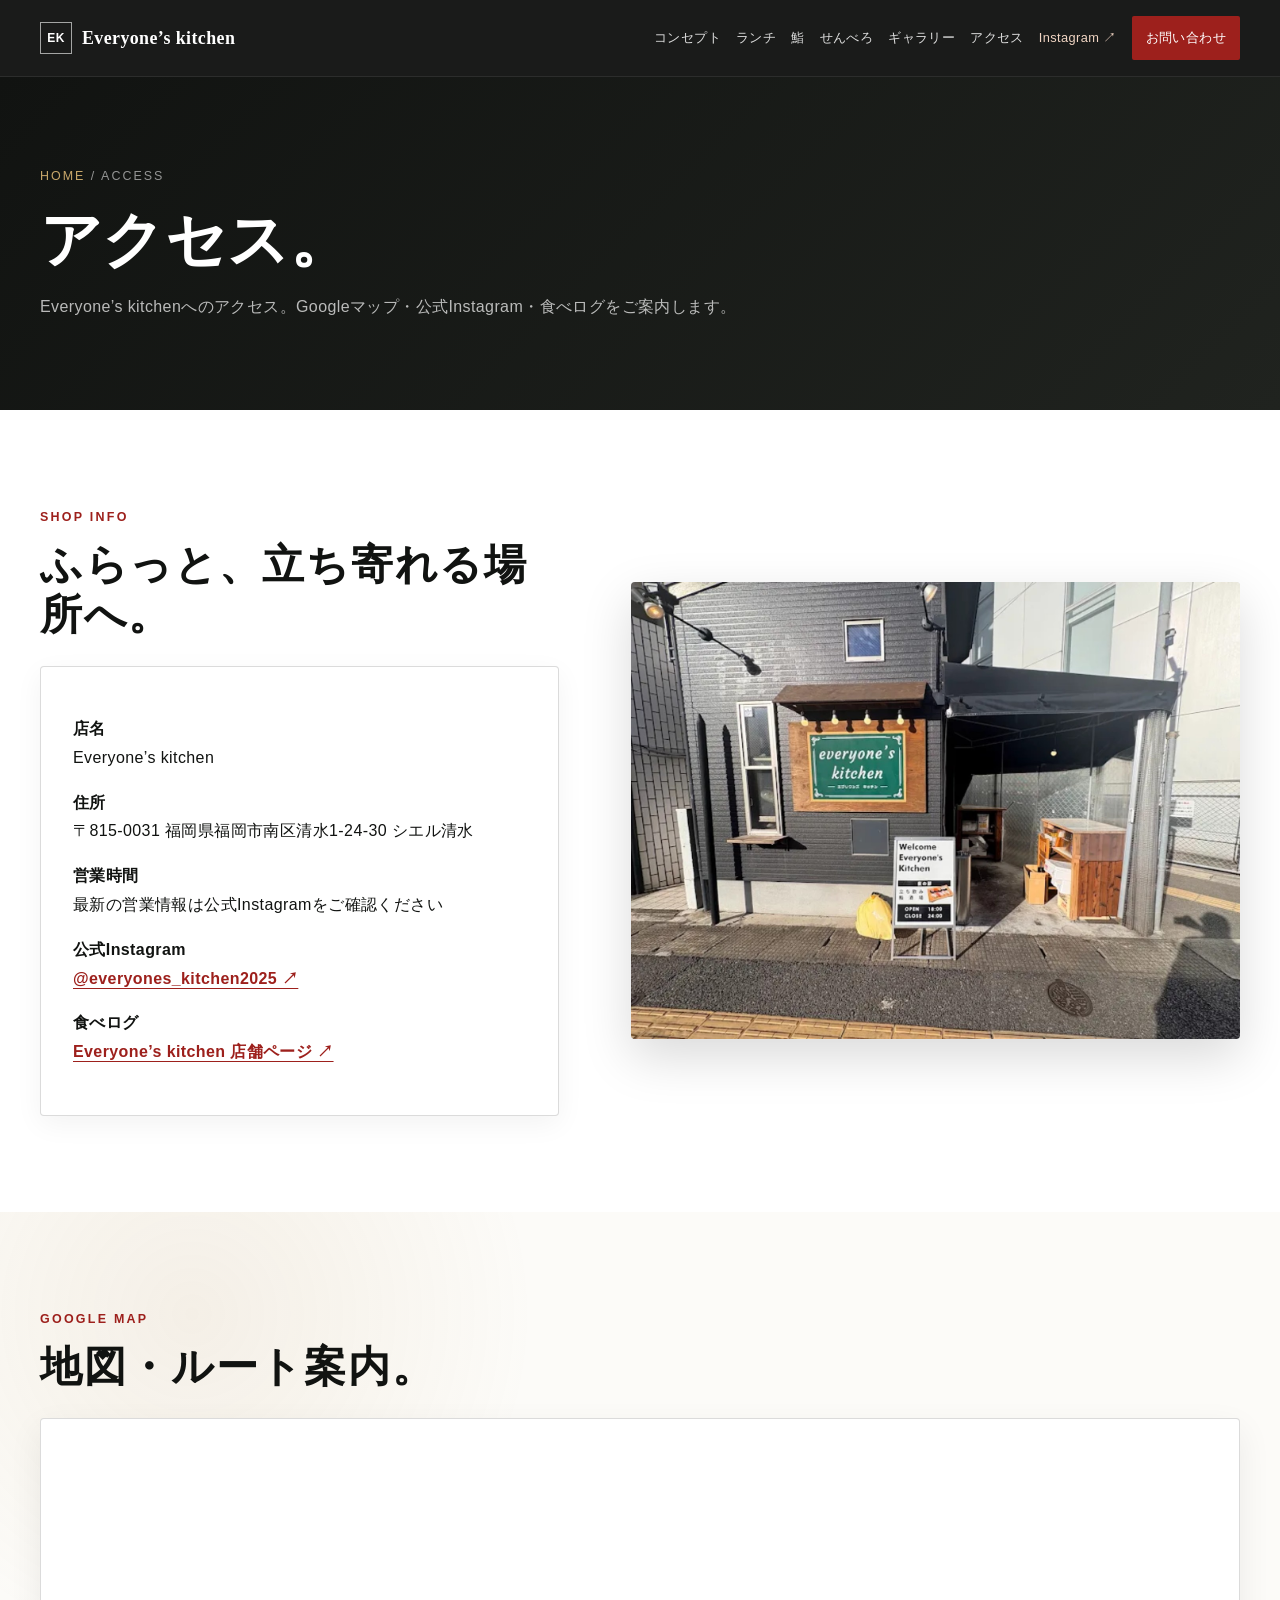
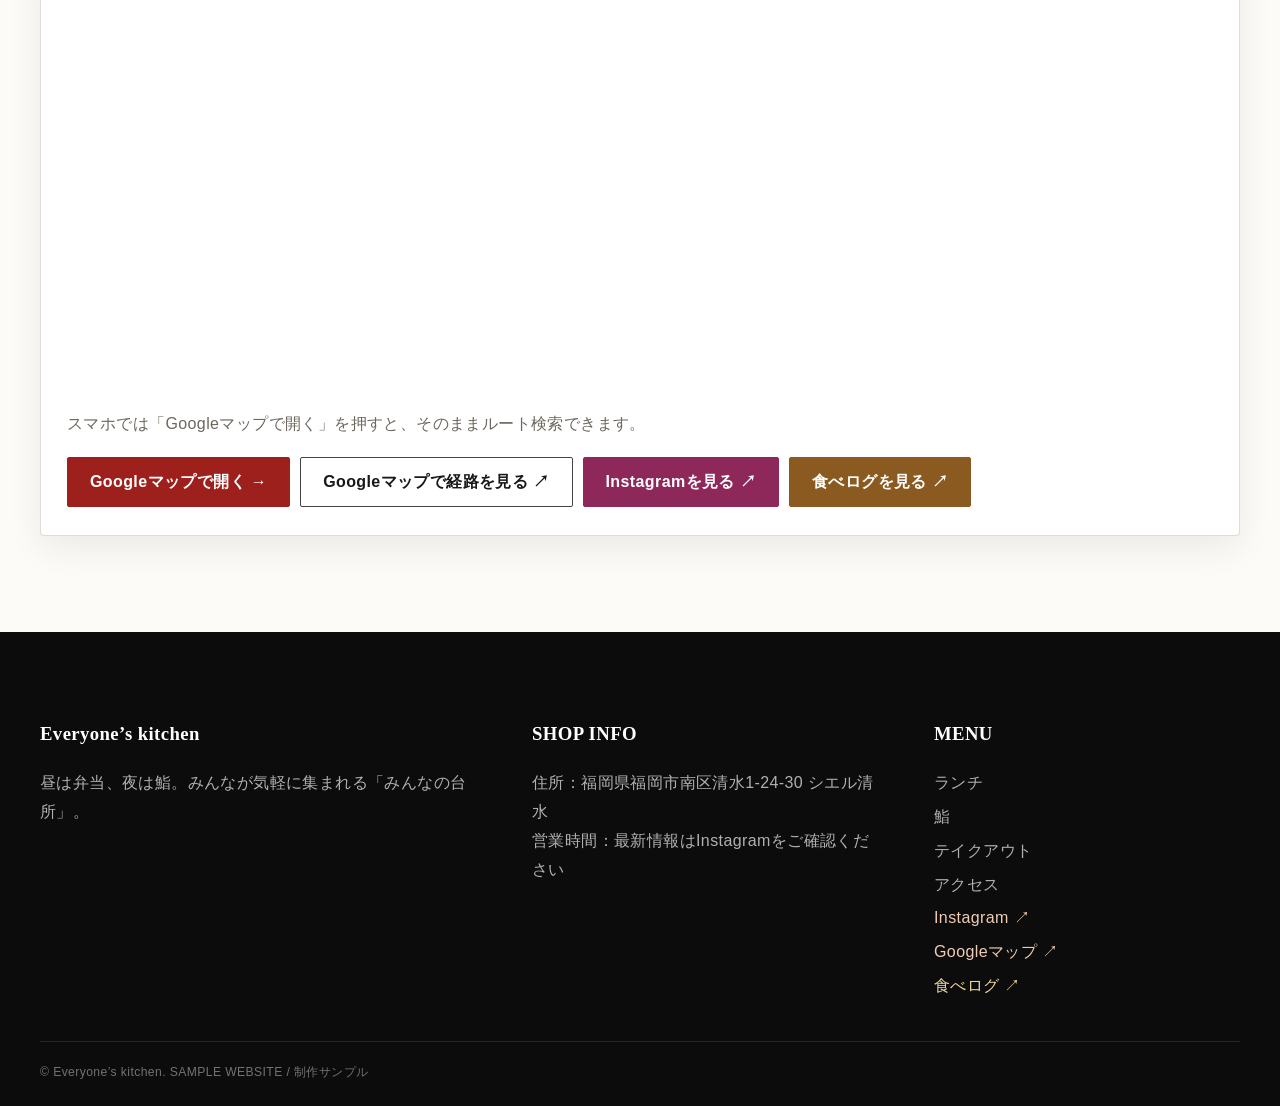
<file: access.html>
<!doctype html><html lang="ja"><head><meta charset="utf-8"><meta name="viewport" content="width=device-width,initial-scale=1"><title>アクセス・店舗情報｜Everyone’s kitchen</title><meta name="description" content="Everyone’s kitchenへのアクセス。Googleマップ・公式Instagram・食べログをご案内します。"><meta property="og:title" content="アクセス・店舗情報｜Everyone’s kitchen"><meta property="og:type" content="website"><meta property="og:image" content="hero-sushi.jpg"><link rel="stylesheet" href="style.css?v=20260913c"></head><body><header class="header"><div class="wrap header-inner"><a class="brand" href="index.html"><span class="brand-mark">EK</span>Everyone’s kitchen</a><nav class="nav"><a href="concept.html">コンセプト</a><a href="lunch.html">ランチ</a><a href="sushi.html">鮨</a><a href="senbero.html">せんべろ</a><a href="gallery.html">ギャラリー</a><a href="access.html">アクセス</a><a class="nav-instagram" href="https://www.instagram.com/everyones_kitchen2025/" target="_blank" rel="noopener noreferrer">Instagram ↗</a><a class="cta-mini" href="contact.html">お問い合わせ</a></nav><button class="menu-btn" aria-label="メニュー">☰</button></div></header><main><section class="page-hero"><div class="wrap"><div class="breadcrumb"><a href="index.html">HOME</a> / ACCESS</div><h1>アクセス。</h1><p>Everyone’s kitchenへのアクセス。Googleマップ・公式Instagram・食べログをご案内します。</p></div></section>
<section class="section"><div class="wrap split"><div><div class="eyebrow">SHOP INFO</div><h2 class="title serif">ふらっと、立ち寄れる場所へ。</h2><div class="card"><p><strong>店名</strong><br>Everyone’s kitchen</p><p><strong>住所</strong><br>〒815-0031 福岡県福岡市南区清水1-24-30 シエル清水</p><p><strong>営業時間</strong><br>最新の営業情報は公式Instagramをご確認ください</p><p><strong>公式Instagram</strong><br><a class="text-link" href="https://www.instagram.com/everyones_kitchen2025/" target="_blank" rel="noopener noreferrer">@everyones_kitchen2025 ↗</a></p><p><strong>食べログ</strong><br><a class="text-link" href="https://tabelog.com/fukuoka/A4001/A400202/40071473/" target="_blank" rel="noopener noreferrer">Everyone’s kitchen 店舗ページ ↗</a></p></div></div><div class="photo-card"><img src="exterior-wide.jpg" alt="Everyone’s kitchen 外観"></div></div></section>
<section class="section section-paper"><div class="wrap"><div class="eyebrow">GOOGLE MAP</div><h2 class="title serif">地図・ルート案内。</h2><div class="map-card map-card-wide"><iframe class="map-embed" title="Everyone’s kitchen Googleマップ" loading="lazy" referrerpolicy="no-referrer-when-downgrade" src="https://www.google.com/maps?q=everyone%27s%20kitchen%20%E7%A6%8F%E5%B2%A1%E7%9C%8C%E7%A6%8F%E5%B2%A1%E5%B8%82%E5%8D%97%E5%8C%BA%E6%B8%85%E6%B0%B41-24-30%20%E3%82%B7%E3%82%A8%E3%83%AB%E6%B8%85%E6%B0%B4&z=17&output=embed"></iframe><div class="map-card-body"><p>スマホでは「Googleマップで開く」を押すと、そのままルート検索できます。</p><div class="map-actions"><a class="btn" href="https://maps.app.goo.gl/RS5gmxk5uYyyCFpC8?g_st=ic" target="_blank" rel="noopener noreferrer">Googleマップで開く →</a><a class="btn btn-outline-dark" href="https://maps.app.goo.gl/RS5gmxk5uYyyCFpC8?g_st=ic" target="_blank" rel="noopener noreferrer">Googleマップで経路を見る ↗</a><a class="btn instagram-btn" href="https://www.instagram.com/everyones_kitchen2025/" target="_blank" rel="noopener noreferrer">Instagramを見る ↗</a><a class="btn tabelog-btn" href="https://tabelog.com/fukuoka/A4001/A400202/40071473/" target="_blank" rel="noopener noreferrer">食べログを見る ↗</a></div></div></div></div></section></main><footer class="footer"><div class="wrap"><div class="footer-grid"><div><h3>Everyone’s kitchen</h3><p>昼は弁当、夜は鮨。みんなが気軽に集まれる「みんなの台所」。</p></div><div><h3>SHOP INFO</h3><p>住所：福岡県福岡市南区清水1-24-30 シエル清水<br>営業時間：最新情報はInstagramをご確認ください</p></div><div><h3>MENU</h3><div class="footer-links"><a href="lunch.html">ランチ</a><a href="sushi.html">鮨</a><a href="takeout.html">テイクアウト</a><a href="access.html">アクセス</a><a href="https://www.instagram.com/everyones_kitchen2025/" target="_blank" rel="noopener noreferrer">Instagram ↗</a><a href="https://maps.app.goo.gl/RS5gmxk5uYyyCFpC8?g_st=ic" target="_blank" rel="noopener noreferrer">Googleマップ ↗</a><a href="https://tabelog.com/fukuoka/A4001/A400202/40071473/" target="_blank" rel="noopener noreferrer">食べログ ↗</a></div></div></div><div class="copyright">© Everyone’s kitchen. SAMPLE WEBSITE / 制作サンプル</div></div></footer><script src="main.js?v=20260913c"></script></body></html>
</file>
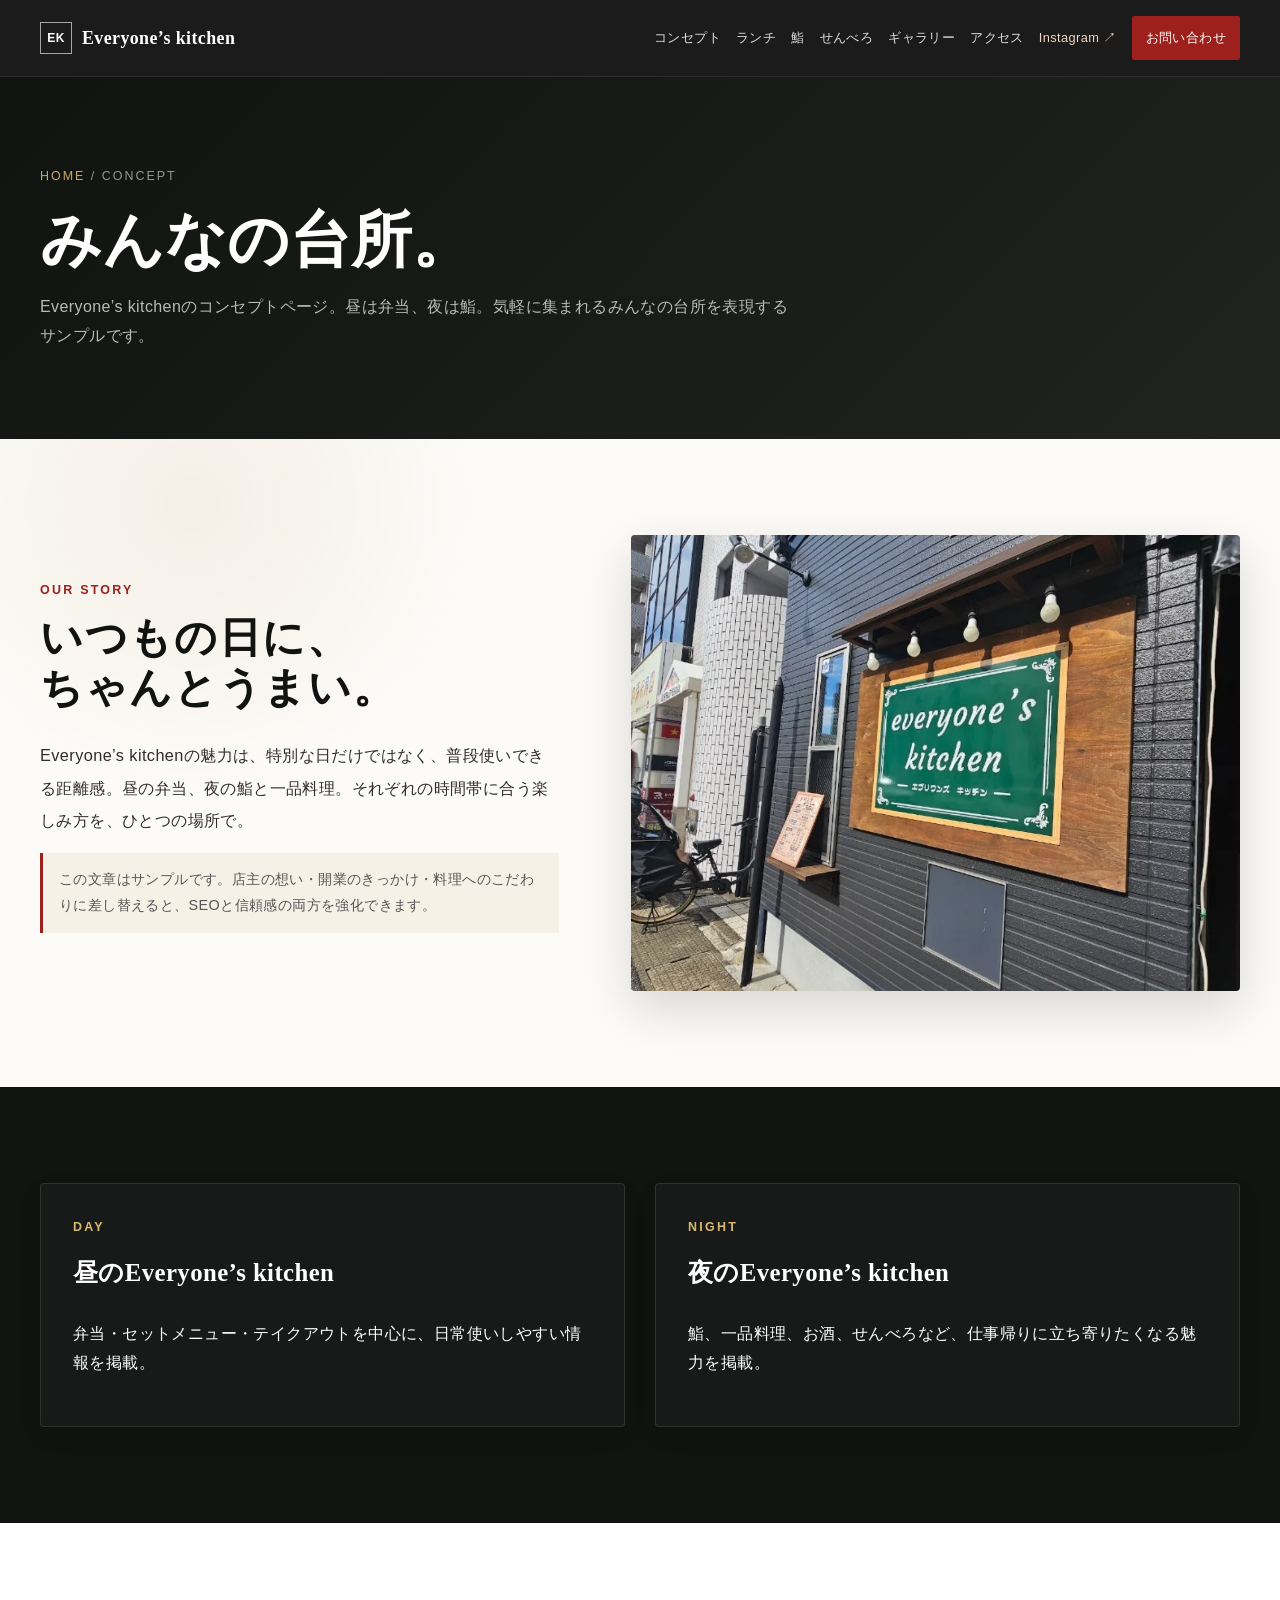
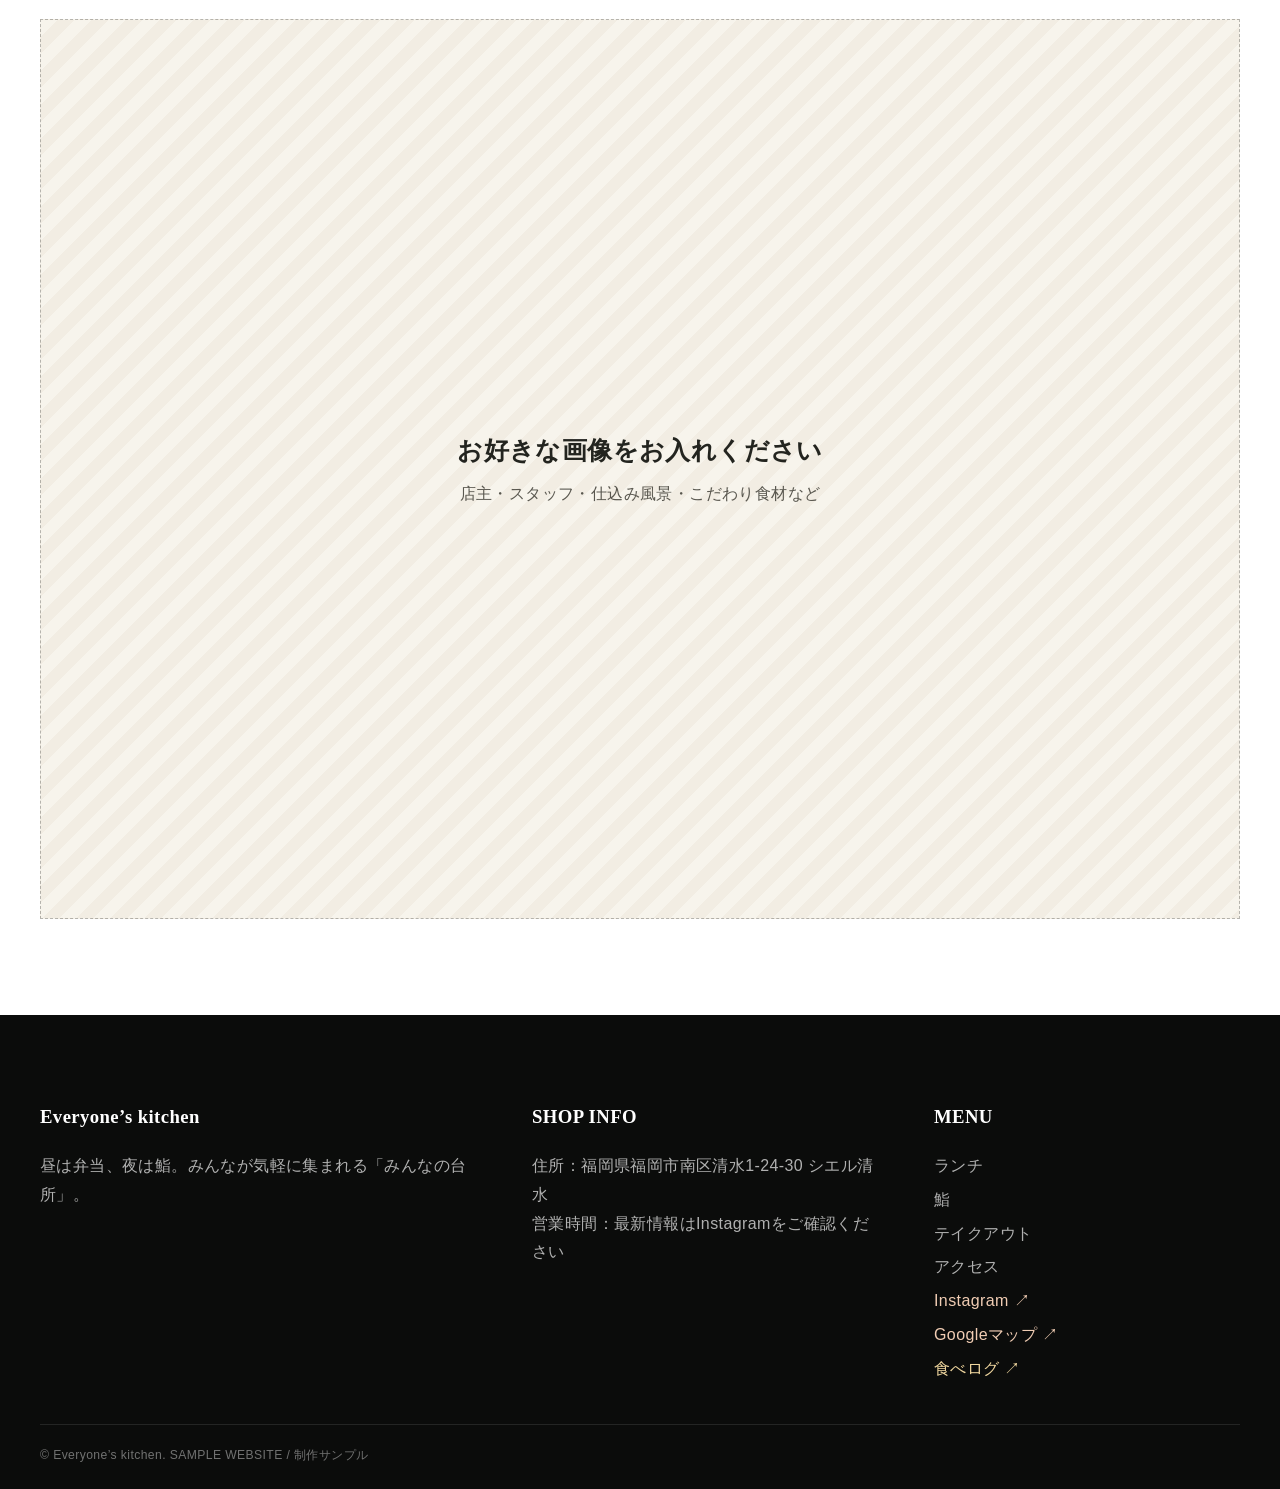
<file: concept.html>
<!doctype html><html lang="ja"><head><meta charset="utf-8"><meta name="viewport" content="width=device-width,initial-scale=1"><title>コンセプト｜Everyone’s kitchen</title><meta name="description" content="Everyone’s kitchenのコンセプトページ。昼は弁当、夜は鮨。気軽に集まれるみんなの台所を表現するサンプルです。"><meta property="og:title" content="コンセプト｜Everyone’s kitchen"><meta property="og:type" content="website"><meta property="og:image" content="hero-sushi.jpg"><link rel="stylesheet" href="style.css?v=20260913c"></head><body><header class="header"><div class="wrap header-inner"><a class="brand" href="index.html"><span class="brand-mark">EK</span>Everyone’s kitchen</a><nav class="nav"><a href="concept.html">コンセプト</a><a href="lunch.html">ランチ</a><a href="sushi.html">鮨</a><a href="senbero.html">せんべろ</a><a href="gallery.html">ギャラリー</a><a href="access.html">アクセス</a><a class="nav-instagram" href="https://www.instagram.com/everyones_kitchen2025/" target="_blank" rel="noopener noreferrer">Instagram ↗</a><a class="cta-mini" href="contact.html">お問い合わせ</a></nav><button class="menu-btn" aria-label="メニュー">☰</button></div></header><main><section class="page-hero"><div class="wrap"><div class="breadcrumb"><a href="index.html">HOME</a> / CONCEPT</div><h1>みんなの台所。</h1><p>Everyone’s kitchenのコンセプトページ。昼は弁当、夜は鮨。気軽に集まれるみんなの台所を表現するサンプルです。</p></div></section>
<section class="section section-paper"><div class="wrap split"><div><div class="eyebrow">OUR STORY</div><h2 class="title serif">いつもの日に、<br>ちゃんとうまい。</h2><p class="lead">Everyone’s kitchenの魅力は、特別な日だけではなく、普段使いできる距離感。昼の弁当、夜の鮨と一品料理。それぞれの時間帯に合う楽しみ方を、ひとつの場所で。</p><p class="note">この文章はサンプルです。店主の想い・開業のきっかけ・料理へのこだわりに差し替えると、SEOと信頼感の両方を強化できます。</p></div><div class="photo-card"><img src="exterior-angle.jpg" alt="Everyone’s kitchenの看板"></div></div></section>
<section class="section section-dark"><div class="wrap content-grid"><div class="card" style="background:#171a18;color:#fff;border-color:rgba(255,255,255,.1)"><div class="eyebrow" style="color:#d9b96e">DAY</div><h3>昼のEveryone’s kitchen</h3><p>弁当・セットメニュー・テイクアウトを中心に、日常使いしやすい情報を掲載。</p></div><div class="card" style="background:#171a18;color:#fff;border-color:rgba(255,255,255,.1)"><div class="eyebrow" style="color:#d9b96e">NIGHT</div><h3>夜のEveryone’s kitchen</h3><p>鮨、一品料理、お酒、せんべろなど、仕事帰りに立ち寄りたくなる魅力を掲載。</p></div></div></section>
<section class="section"><div class="wrap"><div class="placeholder"><div><strong>お好きな画像をお入れください</strong>店主・スタッフ・仕込み風景・こだわり食材など</div></div></div></section></main><footer class="footer"><div class="wrap"><div class="footer-grid"><div><h3>Everyone’s kitchen</h3><p>昼は弁当、夜は鮨。みんなが気軽に集まれる「みんなの台所」。</p></div><div><h3>SHOP INFO</h3><p>住所：福岡県福岡市南区清水1-24-30 シエル清水<br>営業時間：最新情報はInstagramをご確認ください</p></div><div><h3>MENU</h3><div class="footer-links"><a href="lunch.html">ランチ</a><a href="sushi.html">鮨</a><a href="takeout.html">テイクアウト</a><a href="access.html">アクセス</a><a href="https://www.instagram.com/everyones_kitchen2025/" target="_blank" rel="noopener noreferrer">Instagram ↗</a><a href="https://maps.app.goo.gl/RS5gmxk5uYyyCFpC8?g_st=ic" target="_blank" rel="noopener noreferrer">Googleマップ ↗</a><a href="https://tabelog.com/fukuoka/A4001/A400202/40071473/" target="_blank" rel="noopener noreferrer">食べログ ↗</a></div></div></div><div class="copyright">© Everyone’s kitchen. SAMPLE WEBSITE / 制作サンプル</div></div></footer><script src="main.js?v=20260913c"></script></body></html>
</file>
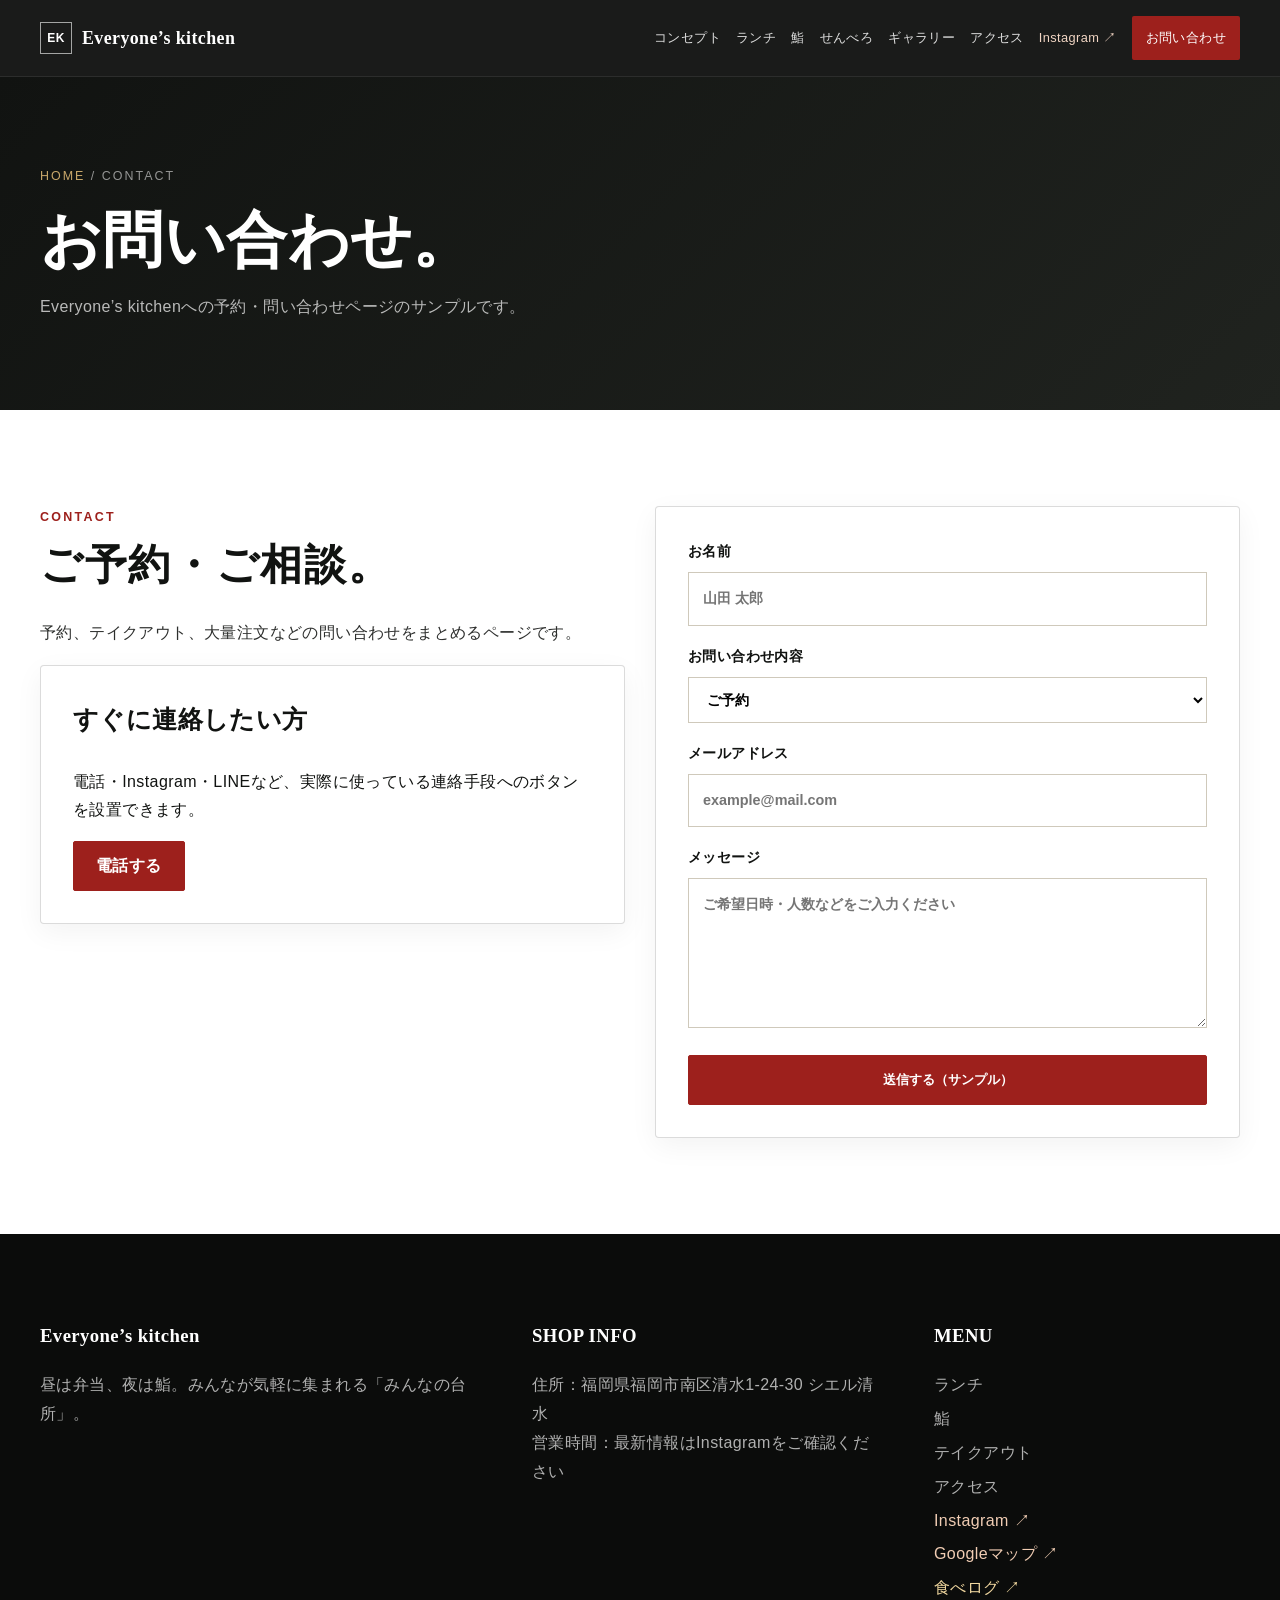
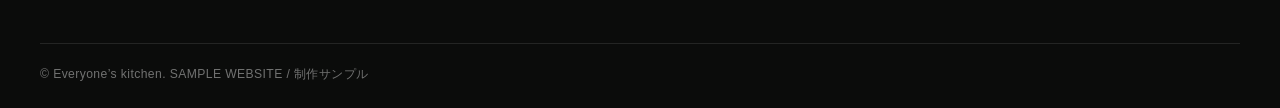
<file: contact.html>
<!doctype html><html lang="ja"><head><meta charset="utf-8"><meta name="viewport" content="width=device-width,initial-scale=1"><title>お問い合わせ｜Everyone’s kitchen</title><meta name="description" content="Everyone’s kitchenへの予約・問い合わせページのサンプルです。"><meta property="og:title" content="お問い合わせ｜Everyone’s kitchen"><meta property="og:type" content="website"><meta property="og:image" content="hero-sushi.jpg"><link rel="stylesheet" href="style.css?v=20260913c"></head><body><header class="header"><div class="wrap header-inner"><a class="brand" href="index.html"><span class="brand-mark">EK</span>Everyone’s kitchen</a><nav class="nav"><a href="concept.html">コンセプト</a><a href="lunch.html">ランチ</a><a href="sushi.html">鮨</a><a href="senbero.html">せんべろ</a><a href="gallery.html">ギャラリー</a><a href="access.html">アクセス</a><a class="nav-instagram" href="https://www.instagram.com/everyones_kitchen2025/" target="_blank" rel="noopener noreferrer">Instagram ↗</a><a class="cta-mini" href="contact.html">お問い合わせ</a></nav><button class="menu-btn" aria-label="メニュー">☰</button></div></header><main><section class="page-hero"><div class="wrap"><div class="breadcrumb"><a href="index.html">HOME</a> / CONTACT</div><h1>お問い合わせ。</h1><p>Everyone’s kitchenへの予約・問い合わせページのサンプルです。</p></div></section>
<section class="section"><div class="wrap content-grid"><div><div class="eyebrow">CONTACT</div><h2 class="title serif">ご予約・ご相談。</h2><p class="lead">予約、テイクアウト、大量注文などの問い合わせをまとめるページです。</p><div class="card"><h3>すぐに連絡したい方</h3><p>電話・Instagram・LINEなど、実際に使っている連絡手段へのボタンを設置できます。</p><a class="btn" href="#" data-sample>電話する</a></div></div><form class="card contact-form" onsubmit="event.preventDefault();alert('サンプルサイトのため送信されません。');"><label>お名前<input type="text" placeholder="山田 太郎"></label><label>お問い合わせ内容<select><option>ご予約</option><option>テイクアウト</option><option>大量注文</option><option>その他</option></select></label><label>メールアドレス<input type="email" placeholder="example@mail.com"></label><label>メッセージ<textarea placeholder="ご希望日時・人数などをご入力ください"></textarea></label><button class="btn" type="submit">送信する（サンプル）</button></form></div></section></main><footer class="footer"><div class="wrap"><div class="footer-grid"><div><h3>Everyone’s kitchen</h3><p>昼は弁当、夜は鮨。みんなが気軽に集まれる「みんなの台所」。</p></div><div><h3>SHOP INFO</h3><p>住所：福岡県福岡市南区清水1-24-30 シエル清水<br>営業時間：最新情報はInstagramをご確認ください</p></div><div><h3>MENU</h3><div class="footer-links"><a href="lunch.html">ランチ</a><a href="sushi.html">鮨</a><a href="takeout.html">テイクアウト</a><a href="access.html">アクセス</a><a href="https://www.instagram.com/everyones_kitchen2025/" target="_blank" rel="noopener noreferrer">Instagram ↗</a><a href="https://maps.app.goo.gl/RS5gmxk5uYyyCFpC8?g_st=ic" target="_blank" rel="noopener noreferrer">Googleマップ ↗</a><a href="https://tabelog.com/fukuoka/A4001/A400202/40071473/" target="_blank" rel="noopener noreferrer">食べログ ↗</a></div></div></div><div class="copyright">© Everyone’s kitchen. SAMPLE WEBSITE / 制作サンプル</div></div></footer><script src="main.js?v=20260913c"></script></body></html>
</file>
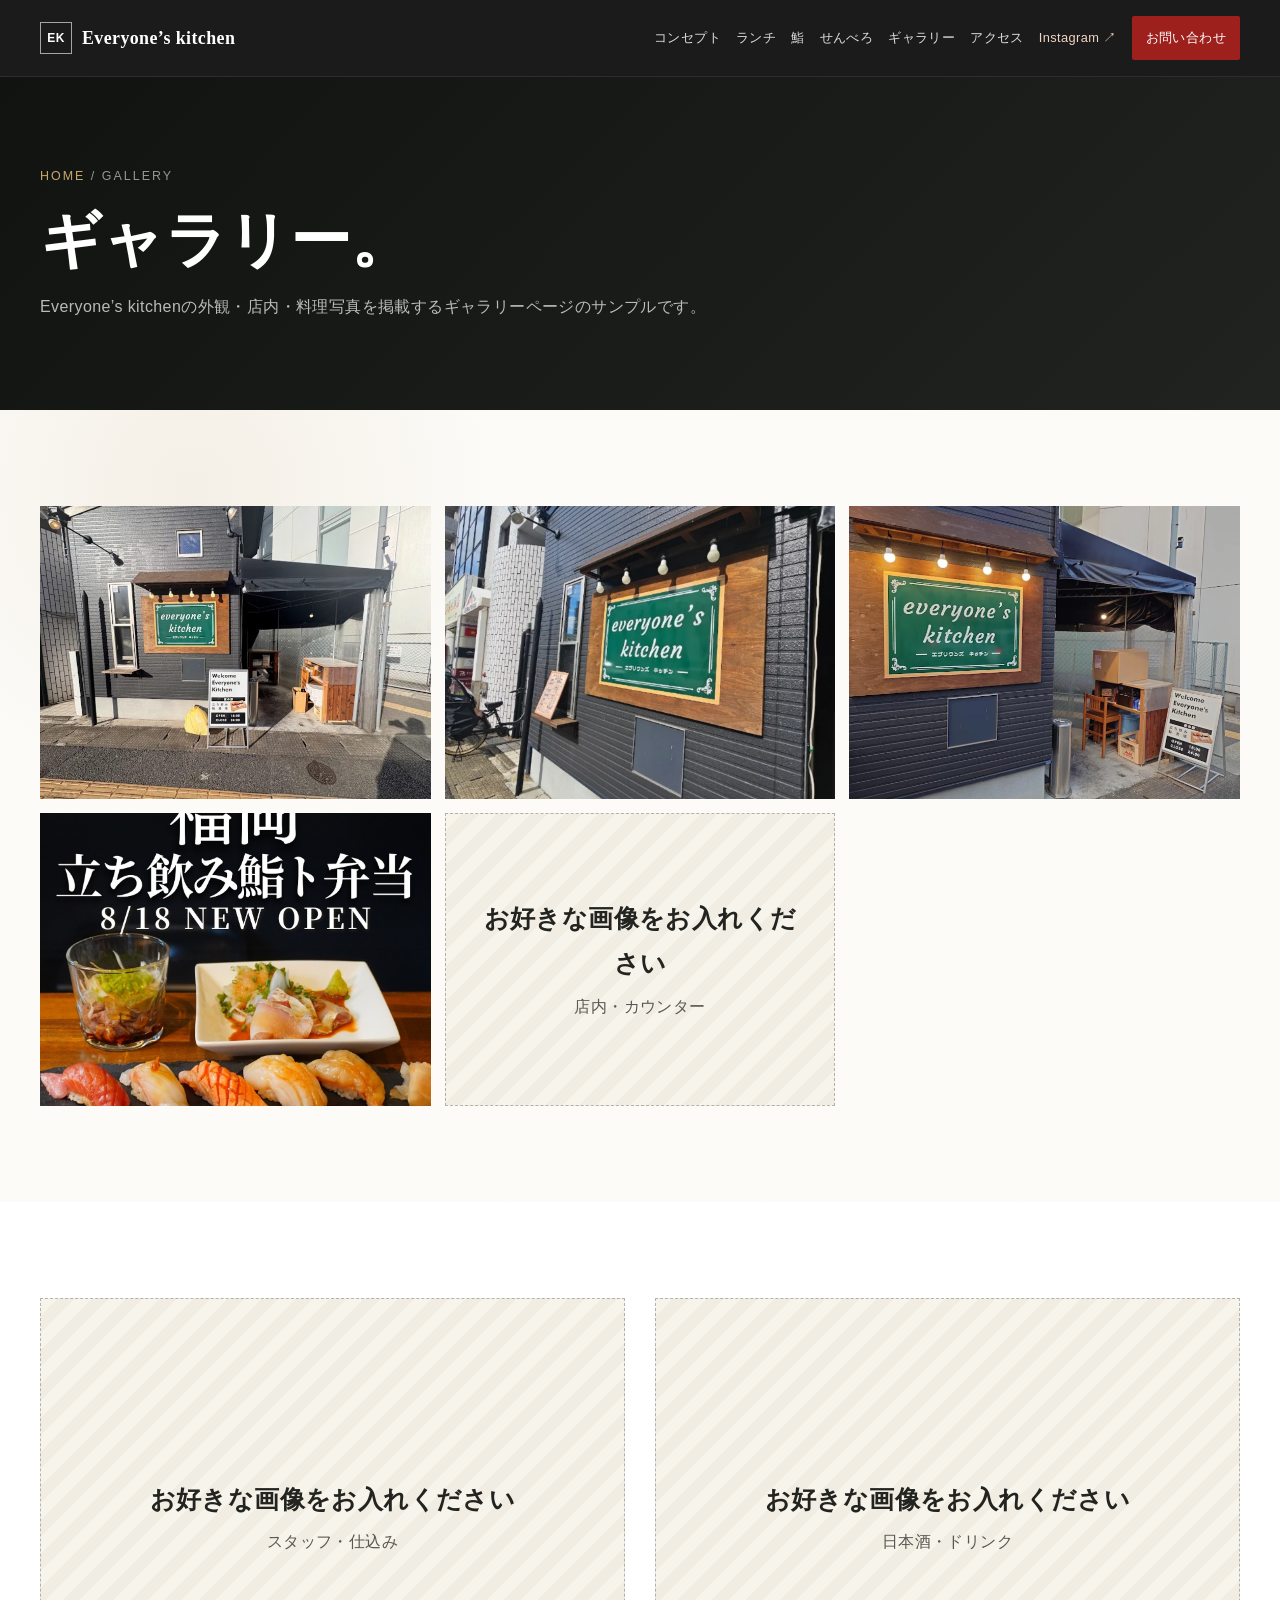
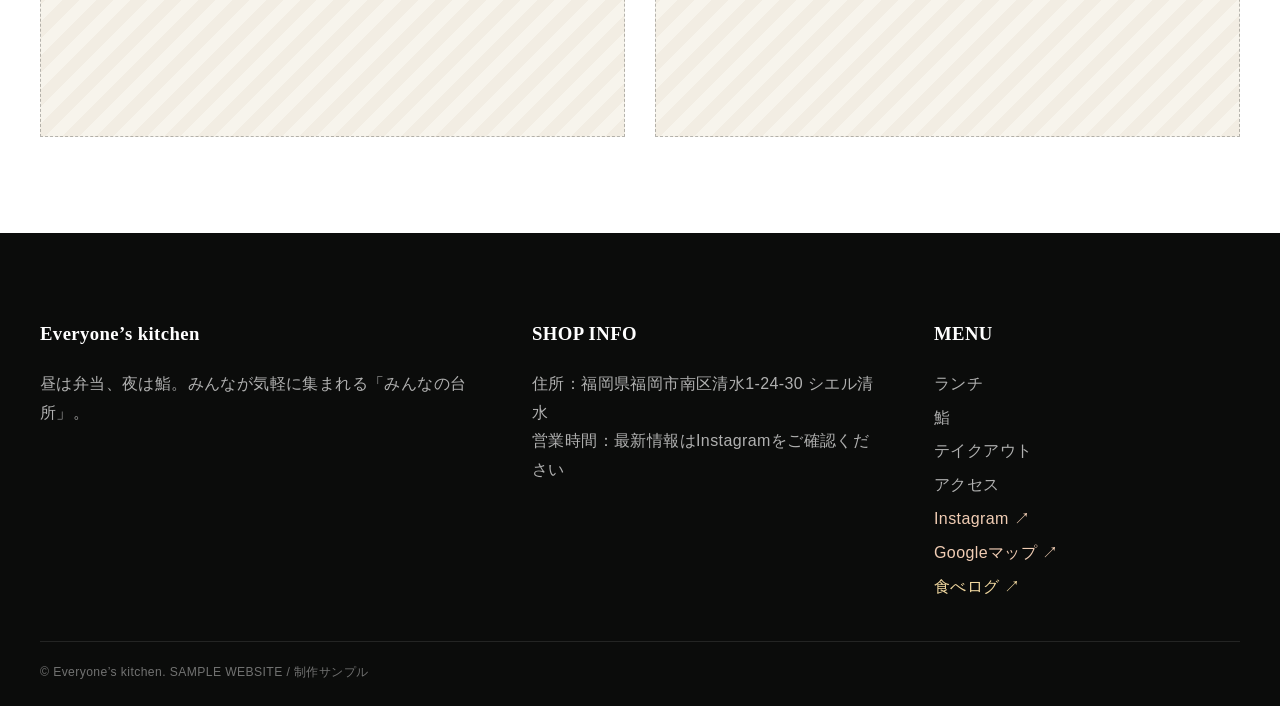
<file: gallery.html>
<!doctype html><html lang="ja"><head><meta charset="utf-8"><meta name="viewport" content="width=device-width,initial-scale=1"><title>ギャラリー｜Everyone’s kitchen</title><meta name="description" content="Everyone’s kitchenの外観・店内・料理写真を掲載するギャラリーページのサンプルです。"><meta property="og:title" content="ギャラリー｜Everyone’s kitchen"><meta property="og:type" content="website"><meta property="og:image" content="hero-sushi.jpg"><link rel="stylesheet" href="style.css?v=20260913c"></head><body><header class="header"><div class="wrap header-inner"><a class="brand" href="index.html"><span class="brand-mark">EK</span>Everyone’s kitchen</a><nav class="nav"><a href="concept.html">コンセプト</a><a href="lunch.html">ランチ</a><a href="sushi.html">鮨</a><a href="senbero.html">せんべろ</a><a href="gallery.html">ギャラリー</a><a href="access.html">アクセス</a><a class="nav-instagram" href="https://www.instagram.com/everyones_kitchen2025/" target="_blank" rel="noopener noreferrer">Instagram ↗</a><a class="cta-mini" href="contact.html">お問い合わせ</a></nav><button class="menu-btn" aria-label="メニュー">☰</button></div></header><main><section class="page-hero"><div class="wrap"><div class="breadcrumb"><a href="index.html">HOME</a> / GALLERY</div><h1>ギャラリー。</h1><p>Everyone’s kitchenの外観・店内・料理写真を掲載するギャラリーページのサンプルです。</p></div></section>
<section class="section section-paper"><div class="wrap"><div class="gallery"><figure><img src="exterior-wide.jpg" alt="店舗外観"></figure><figure><img src="exterior-angle.jpg" alt="店舗看板"></figure><figure><img src="exterior-evening.jpg" alt="夕方の店舗外観"></figure><figure><img src="hero-sushi.jpg" alt="鮨"></figure><figure><div class="placeholder"><div><strong>お好きな画像をお入れください</strong>店内・カウンター</div></div></figure></div></div></section>
<section class="section"><div class="wrap poster-grid"><div class="placeholder"><div><strong>お好きな画像をお入れください</strong>スタッフ・仕込み</div></div><div class="placeholder"><div><strong>お好きな画像をお入れください</strong>日本酒・ドリンク</div></div></div></section></main><footer class="footer"><div class="wrap"><div class="footer-grid"><div><h3>Everyone’s kitchen</h3><p>昼は弁当、夜は鮨。みんなが気軽に集まれる「みんなの台所」。</p></div><div><h3>SHOP INFO</h3><p>住所：福岡県福岡市南区清水1-24-30 シエル清水<br>営業時間：最新情報はInstagramをご確認ください</p></div><div><h3>MENU</h3><div class="footer-links"><a href="lunch.html">ランチ</a><a href="sushi.html">鮨</a><a href="takeout.html">テイクアウト</a><a href="access.html">アクセス</a><a href="https://www.instagram.com/everyones_kitchen2025/" target="_blank" rel="noopener noreferrer">Instagram ↗</a><a href="https://maps.app.goo.gl/RS5gmxk5uYyyCFpC8?g_st=ic" target="_blank" rel="noopener noreferrer">Googleマップ ↗</a><a href="https://tabelog.com/fukuoka/A4001/A400202/40071473/" target="_blank" rel="noopener noreferrer">食べログ ↗</a></div></div></div><div class="copyright">© Everyone’s kitchen. SAMPLE WEBSITE / 制作サンプル</div></div></footer><script src="main.js?v=20260913c"></script></body></html>
</file>
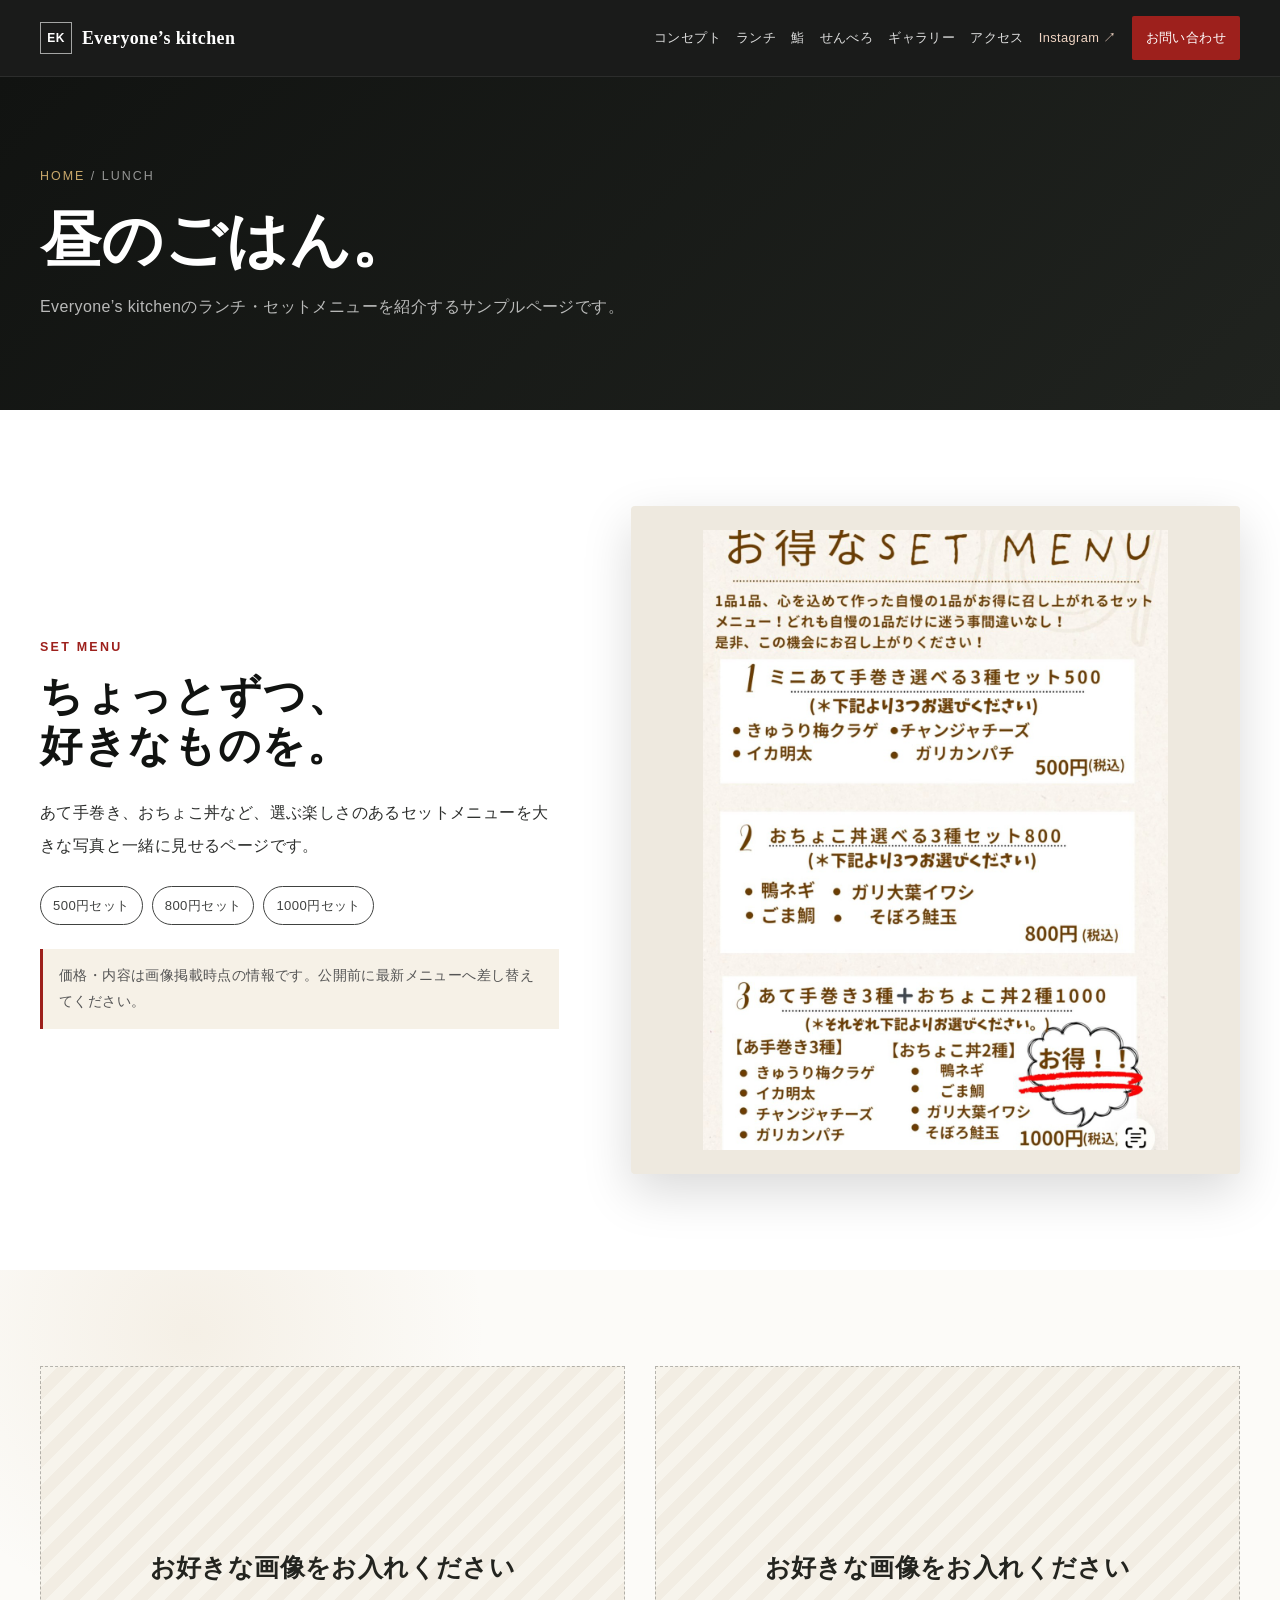
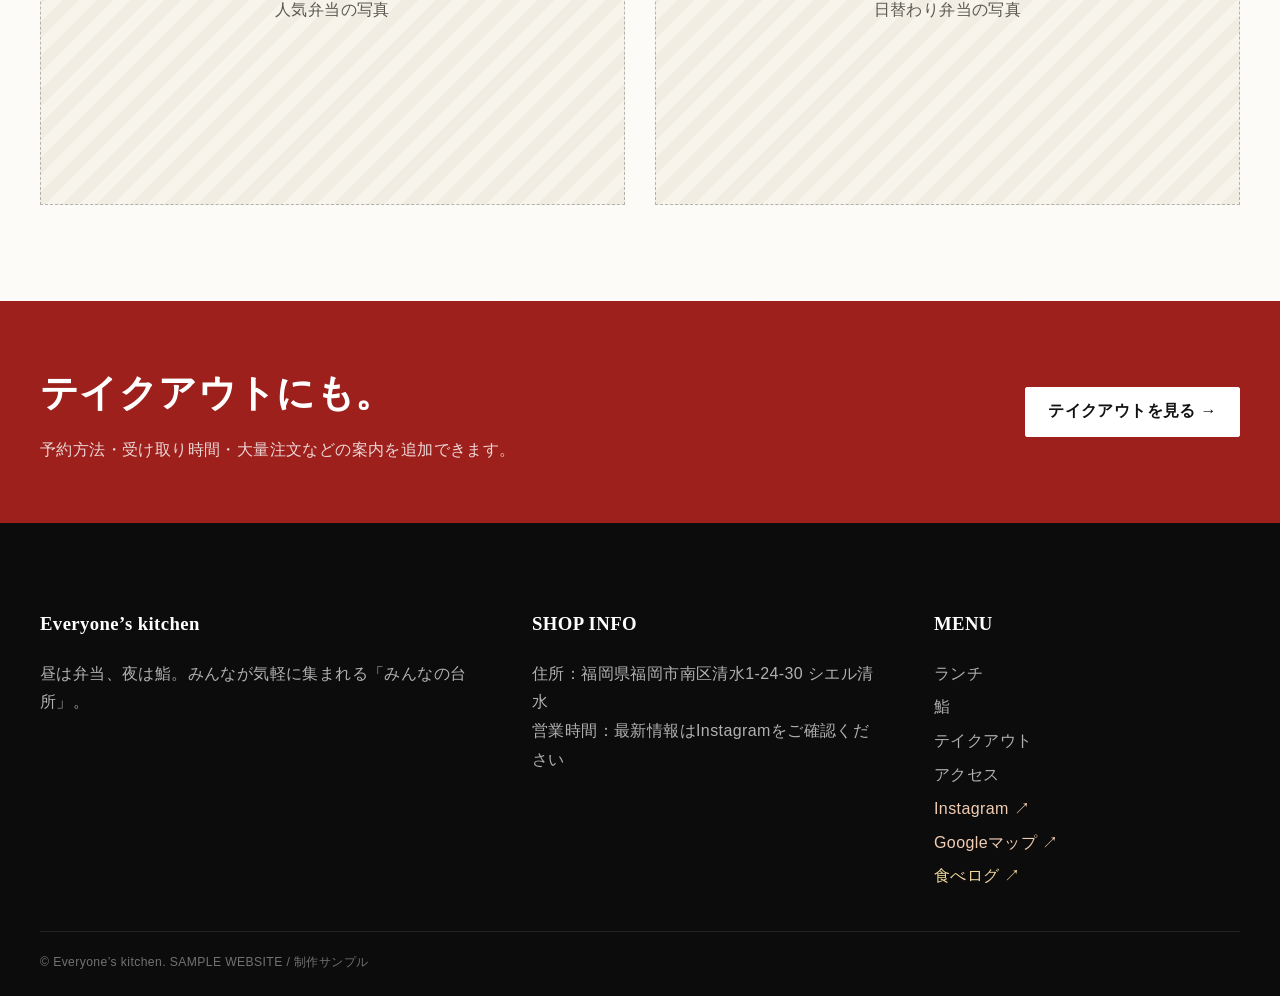
<file: lunch.html>
<!doctype html><html lang="ja"><head><meta charset="utf-8"><meta name="viewport" content="width=device-width,initial-scale=1"><title>ランチ・セットメニュー｜Everyone’s kitchen</title><meta name="description" content="Everyone’s kitchenのランチ・セットメニューを紹介するサンプルページです。"><meta property="og:title" content="ランチ・セットメニュー｜Everyone’s kitchen"><meta property="og:type" content="website"><meta property="og:image" content="hero-sushi.jpg"><link rel="stylesheet" href="style.css?v=20260913c"></head><body><header class="header"><div class="wrap header-inner"><a class="brand" href="index.html"><span class="brand-mark">EK</span>Everyone’s kitchen</a><nav class="nav"><a href="concept.html">コンセプト</a><a href="lunch.html">ランチ</a><a href="sushi.html">鮨</a><a href="senbero.html">せんべろ</a><a href="gallery.html">ギャラリー</a><a href="access.html">アクセス</a><a class="nav-instagram" href="https://www.instagram.com/everyones_kitchen2025/" target="_blank" rel="noopener noreferrer">Instagram ↗</a><a class="cta-mini" href="contact.html">お問い合わせ</a></nav><button class="menu-btn" aria-label="メニュー">☰</button></div></header><main><section class="page-hero"><div class="wrap"><div class="breadcrumb"><a href="index.html">HOME</a> / LUNCH</div><h1>昼のごはん。</h1><p>Everyone’s kitchenのランチ・セットメニューを紹介するサンプルページです。</p></div></section>
<section class="section"><div class="wrap menu-feature"><div><div class="eyebrow">SET MENU</div><h2 class="title serif">ちょっとずつ、<br>好きなものを。</h2><p class="lead">あて手巻き、おちょこ丼など、選ぶ楽しさのあるセットメニューを大きな写真と一緒に見せるページです。</p><div class="chips"><span class="chip">500円セット</span><span class="chip">800円セット</span><span class="chip">1000円セット</span></div><p class="note">価格・内容は画像掲載時点の情報です。公開前に最新メニューへ差し替えてください。</p></div><div class="menu-poster"><img src="set-menu.jpg" alt="セットメニュー"></div></div></section>
<section class="section section-paper"><div class="wrap poster-grid"><div class="placeholder"><div><strong>お好きな画像をお入れください</strong>人気弁当の写真</div></div><div class="placeholder"><div><strong>お好きな画像をお入れください</strong>日替わり弁当の写真</div></div></div></section>
<section class="cta-band"><div class="wrap cta-inner"><div><h2>テイクアウトにも。</h2><p>予約方法・受け取り時間・大量注文などの案内を追加できます。</p></div><a class="btn btn-light" href="takeout.html">テイクアウトを見る →</a></div></section></main><footer class="footer"><div class="wrap"><div class="footer-grid"><div><h3>Everyone’s kitchen</h3><p>昼は弁当、夜は鮨。みんなが気軽に集まれる「みんなの台所」。</p></div><div><h3>SHOP INFO</h3><p>住所：福岡県福岡市南区清水1-24-30 シエル清水<br>営業時間：最新情報はInstagramをご確認ください</p></div><div><h3>MENU</h3><div class="footer-links"><a href="lunch.html">ランチ</a><a href="sushi.html">鮨</a><a href="takeout.html">テイクアウト</a><a href="access.html">アクセス</a><a href="https://www.instagram.com/everyones_kitchen2025/" target="_blank" rel="noopener noreferrer">Instagram ↗</a><a href="https://maps.app.goo.gl/RS5gmxk5uYyyCFpC8?g_st=ic" target="_blank" rel="noopener noreferrer">Googleマップ ↗</a><a href="https://tabelog.com/fukuoka/A4001/A400202/40071473/" target="_blank" rel="noopener noreferrer">食べログ ↗</a></div></div></div><div class="copyright">© Everyone’s kitchen. SAMPLE WEBSITE / 制作サンプル</div></div></footer><script src="main.js?v=20260913c"></script></body></html>
</file>
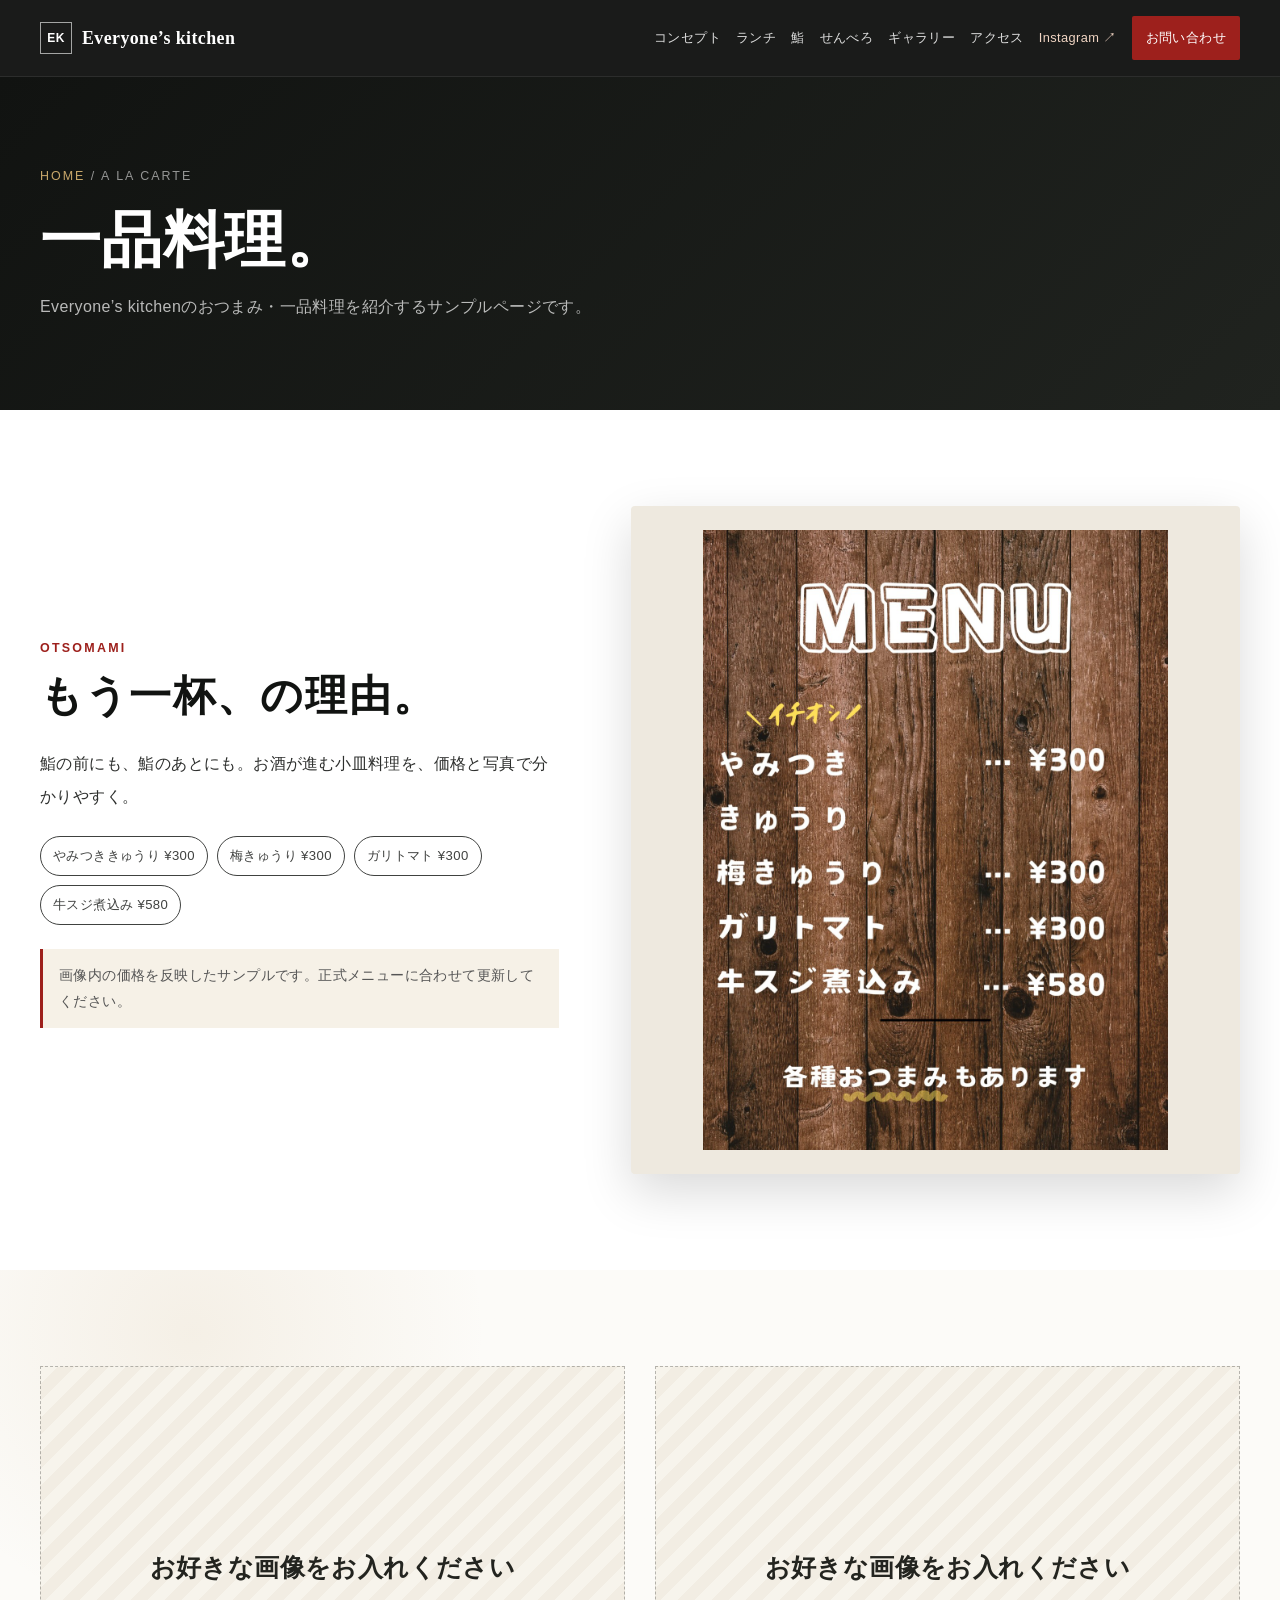
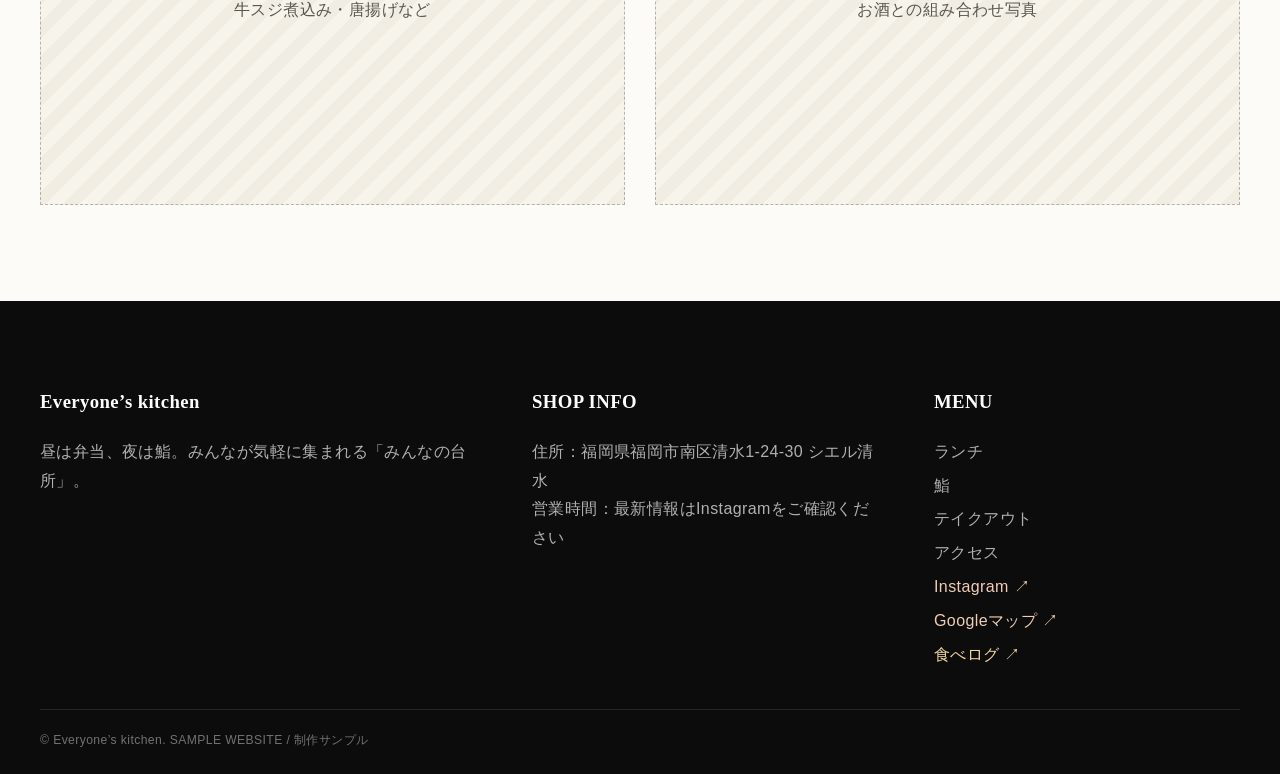
<file: otsumami.html>
<!doctype html><html lang="ja"><head><meta charset="utf-8"><meta name="viewport" content="width=device-width,initial-scale=1"><title>おつまみ・一品料理｜Everyone’s kitchen</title><meta name="description" content="Everyone’s kitchenのおつまみ・一品料理を紹介するサンプルページです。"><meta property="og:title" content="おつまみ・一品料理｜Everyone’s kitchen"><meta property="og:type" content="website"><meta property="og:image" content="hero-sushi.jpg"><link rel="stylesheet" href="style.css?v=20260913c"></head><body><header class="header"><div class="wrap header-inner"><a class="brand" href="index.html"><span class="brand-mark">EK</span>Everyone’s kitchen</a><nav class="nav"><a href="concept.html">コンセプト</a><a href="lunch.html">ランチ</a><a href="sushi.html">鮨</a><a href="senbero.html">せんべろ</a><a href="gallery.html">ギャラリー</a><a href="access.html">アクセス</a><a class="nav-instagram" href="https://www.instagram.com/everyones_kitchen2025/" target="_blank" rel="noopener noreferrer">Instagram ↗</a><a class="cta-mini" href="contact.html">お問い合わせ</a></nav><button class="menu-btn" aria-label="メニュー">☰</button></div></header><main><section class="page-hero"><div class="wrap"><div class="breadcrumb"><a href="index.html">HOME</a> / A LA CARTE</div><h1>一品料理。</h1><p>Everyone’s kitchenのおつまみ・一品料理を紹介するサンプルページです。</p></div></section>
<section class="section"><div class="wrap menu-feature"><div><div class="eyebrow">OTSOMAMI</div><h2 class="title serif">もう一杯、の理由。</h2><p class="lead">鮨の前にも、鮨のあとにも。お酒が進む小皿料理を、価格と写真で分かりやすく。</p><div class="chips"><span class="chip">やみつききゅうり ¥300</span><span class="chip">梅きゅうり ¥300</span><span class="chip">ガリトマト ¥300</span><span class="chip">牛スジ煮込み ¥580</span></div><p class="note">画像内の価格を反映したサンプルです。正式メニューに合わせて更新してください。</p></div><div class="menu-poster"><img src="otsumami-menu.jpg" alt="おつまみメニュー"></div></div></section>
<section class="section section-paper"><div class="wrap poster-grid"><div class="placeholder"><div><strong>お好きな画像をお入れください</strong>牛スジ煮込み・唐揚げなど</div></div><div class="placeholder"><div><strong>お好きな画像をお入れください</strong>お酒との組み合わせ写真</div></div></div></section></main><footer class="footer"><div class="wrap"><div class="footer-grid"><div><h3>Everyone’s kitchen</h3><p>昼は弁当、夜は鮨。みんなが気軽に集まれる「みんなの台所」。</p></div><div><h3>SHOP INFO</h3><p>住所：福岡県福岡市南区清水1-24-30 シエル清水<br>営業時間：最新情報はInstagramをご確認ください</p></div><div><h3>MENU</h3><div class="footer-links"><a href="lunch.html">ランチ</a><a href="sushi.html">鮨</a><a href="takeout.html">テイクアウト</a><a href="access.html">アクセス</a><a href="https://www.instagram.com/everyones_kitchen2025/" target="_blank" rel="noopener noreferrer">Instagram ↗</a><a href="https://maps.app.goo.gl/RS5gmxk5uYyyCFpC8?g_st=ic" target="_blank" rel="noopener noreferrer">Googleマップ ↗</a><a href="https://tabelog.com/fukuoka/A4001/A400202/40071473/" target="_blank" rel="noopener noreferrer">食べログ ↗</a></div></div></div><div class="copyright">© Everyone’s kitchen. SAMPLE WEBSITE / 制作サンプル</div></div></footer><script src="main.js?v=20260913c"></script></body></html>
</file>
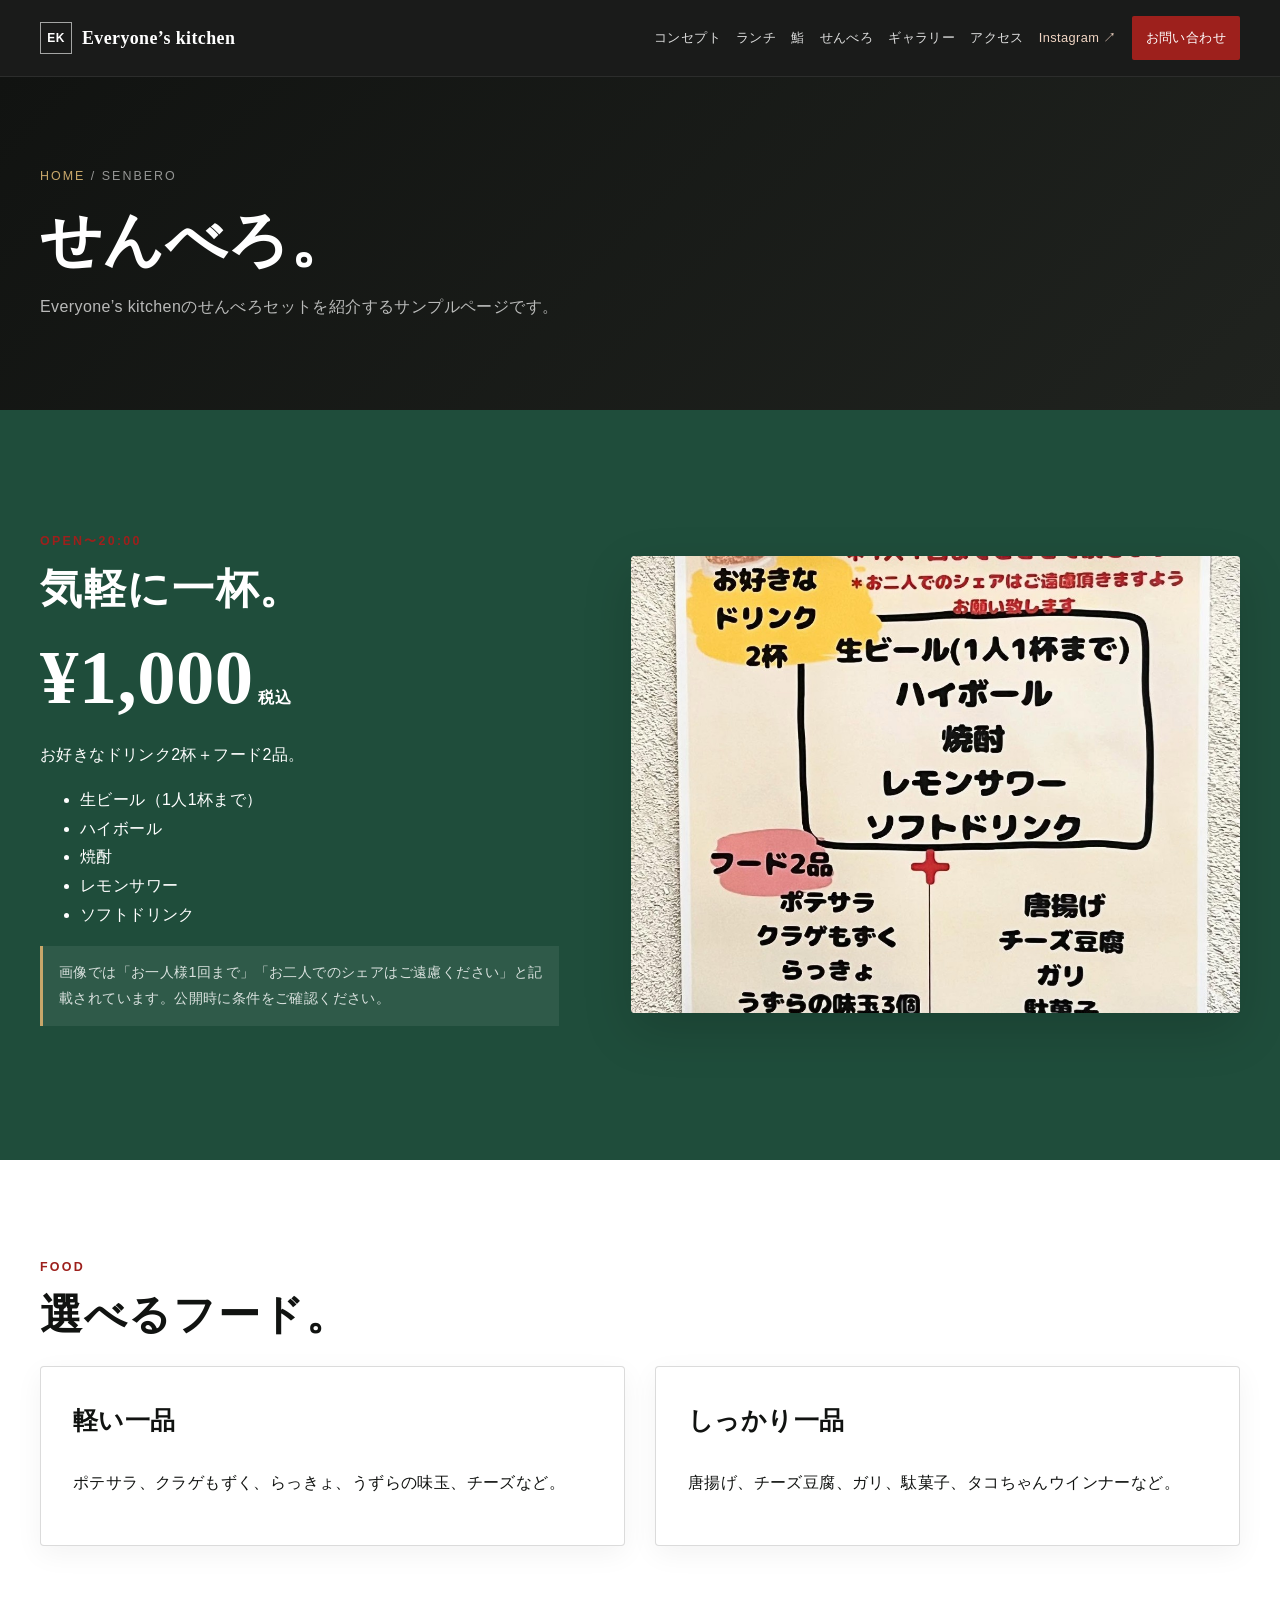
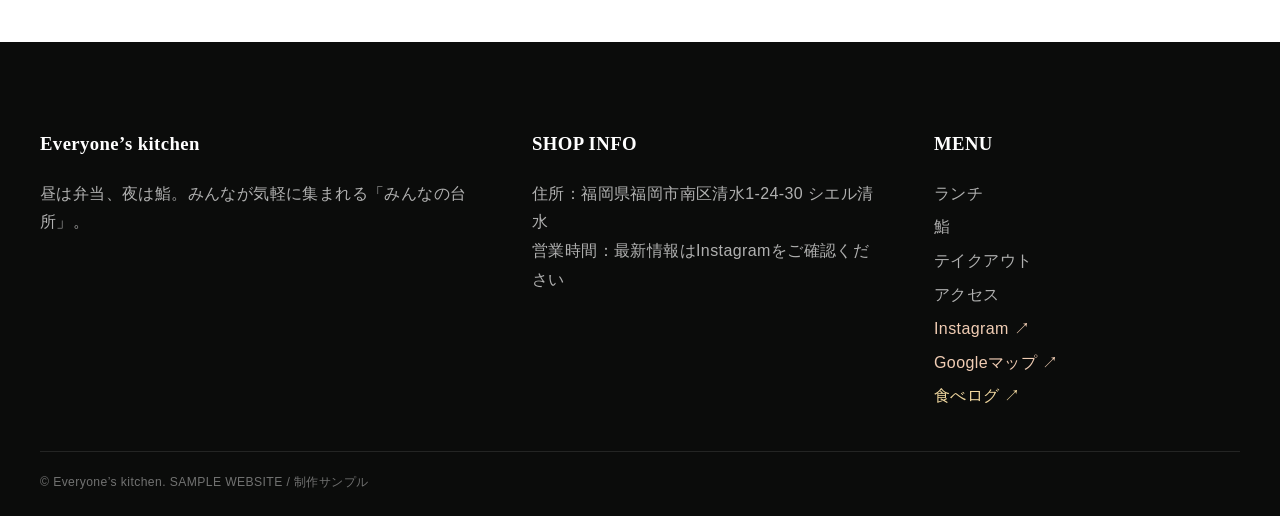
<file: senbero.html>
<!doctype html><html lang="ja"><head><meta charset="utf-8"><meta name="viewport" content="width=device-width,initial-scale=1"><title>せんべろセット｜Everyone’s kitchen</title><meta name="description" content="Everyone’s kitchenのせんべろセットを紹介するサンプルページです。"><meta property="og:title" content="せんべろセット｜Everyone’s kitchen"><meta property="og:type" content="website"><meta property="og:image" content="hero-sushi.jpg"><link rel="stylesheet" href="style.css?v=20260913c"></head><body><header class="header"><div class="wrap header-inner"><a class="brand" href="index.html"><span class="brand-mark">EK</span>Everyone’s kitchen</a><nav class="nav"><a href="concept.html">コンセプト</a><a href="lunch.html">ランチ</a><a href="sushi.html">鮨</a><a href="senbero.html">せんべろ</a><a href="gallery.html">ギャラリー</a><a href="access.html">アクセス</a><a class="nav-instagram" href="https://www.instagram.com/everyones_kitchen2025/" target="_blank" rel="noopener noreferrer">Instagram ↗</a><a class="cta-mini" href="contact.html">お問い合わせ</a></nav><button class="menu-btn" aria-label="メニュー">☰</button></div></header><main><section class="page-hero"><div class="wrap"><div class="breadcrumb"><a href="index.html">HOME</a> / SENBERO</div><h1>せんべろ。</h1><p>Everyone’s kitchenのせんべろセットを紹介するサンプルページです。</p></div></section>
<section class="section section-green"><div class="wrap offer"><div class="offer-panel"><div class="eyebrow">OPEN〜20:00</div><h2 class="title serif">気軽に一杯。</h2><div class="offer-price">¥1,000<small> 税込</small></div><p>お好きなドリンク2杯＋フード2品。</p><ul><li>生ビール（1人1杯まで）</li><li>ハイボール</li><li>焼酎</li><li>レモンサワー</li><li>ソフトドリンク</li></ul><p class="note">画像では「お一人様1回まで」「お二人でのシェアはご遠慮ください」と記載されています。公開時に条件をご確認ください。</p></div><div class="offer-image"><img src="senbero.jpg" alt="せんべろセット"></div></div></section>
<section class="section"><div class="wrap"><div class="eyebrow">FOOD</div><h2 class="title serif">選べるフード。</h2><div class="content-grid"><div class="card"><h3>軽い一品</h3><p>ポテサラ、クラゲもずく、らっきょ、うずらの味玉、チーズなど。</p></div><div class="card"><h3>しっかり一品</h3><p>唐揚げ、チーズ豆腐、ガリ、駄菓子、タコちゃんウインナーなど。</p></div></div></div></section></main><footer class="footer"><div class="wrap"><div class="footer-grid"><div><h3>Everyone’s kitchen</h3><p>昼は弁当、夜は鮨。みんなが気軽に集まれる「みんなの台所」。</p></div><div><h3>SHOP INFO</h3><p>住所：福岡県福岡市南区清水1-24-30 シエル清水<br>営業時間：最新情報はInstagramをご確認ください</p></div><div><h3>MENU</h3><div class="footer-links"><a href="lunch.html">ランチ</a><a href="sushi.html">鮨</a><a href="takeout.html">テイクアウト</a><a href="access.html">アクセス</a><a href="https://www.instagram.com/everyones_kitchen2025/" target="_blank" rel="noopener noreferrer">Instagram ↗</a><a href="https://maps.app.goo.gl/RS5gmxk5uYyyCFpC8?g_st=ic" target="_blank" rel="noopener noreferrer">Googleマップ ↗</a><a href="https://tabelog.com/fukuoka/A4001/A400202/40071473/" target="_blank" rel="noopener noreferrer">食べログ ↗</a></div></div></div><div class="copyright">© Everyone’s kitchen. SAMPLE WEBSITE / 制作サンプル</div></div></footer><script src="main.js?v=20260913c"></script></body></html>
</file>
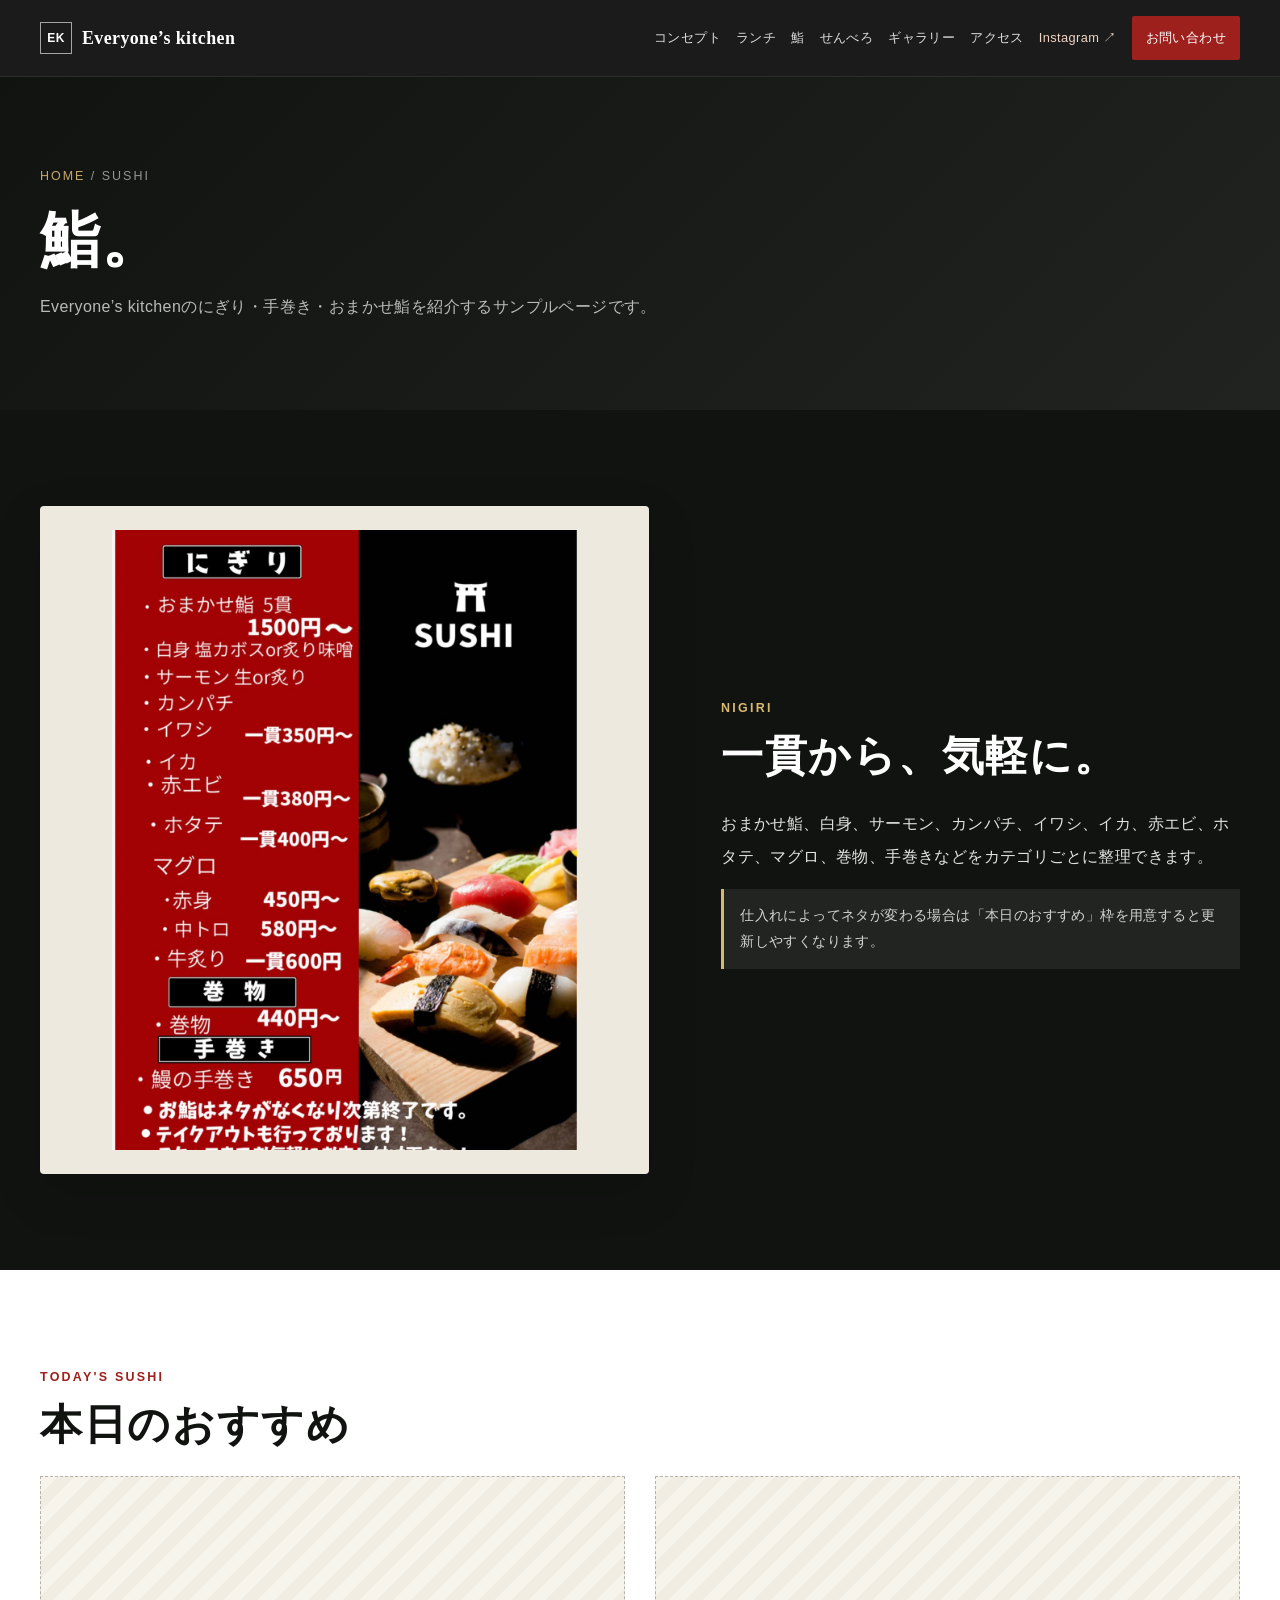
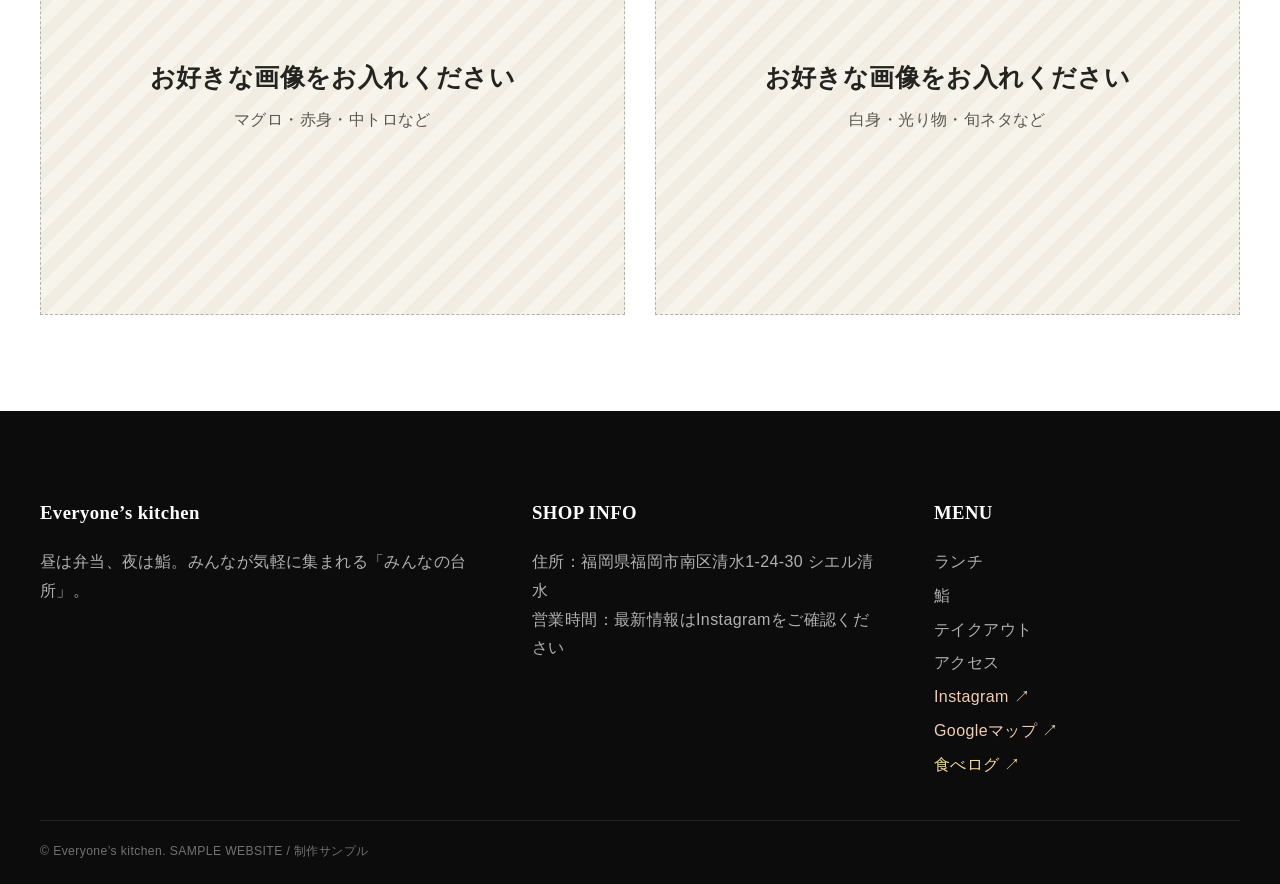
<file: sushi.html>
<!doctype html><html lang="ja"><head><meta charset="utf-8"><meta name="viewport" content="width=device-width,initial-scale=1"><title>鮨メニュー｜Everyone’s kitchen</title><meta name="description" content="Everyone’s kitchenのにぎり・手巻き・おまかせ鮨を紹介するサンプルページです。"><meta property="og:title" content="鮨メニュー｜Everyone’s kitchen"><meta property="og:type" content="website"><meta property="og:image" content="hero-sushi.jpg"><link rel="stylesheet" href="style.css?v=20260913c"></head><body><header class="header"><div class="wrap header-inner"><a class="brand" href="index.html"><span class="brand-mark">EK</span>Everyone’s kitchen</a><nav class="nav"><a href="concept.html">コンセプト</a><a href="lunch.html">ランチ</a><a href="sushi.html">鮨</a><a href="senbero.html">せんべろ</a><a href="gallery.html">ギャラリー</a><a href="access.html">アクセス</a><a class="nav-instagram" href="https://www.instagram.com/everyones_kitchen2025/" target="_blank" rel="noopener noreferrer">Instagram ↗</a><a class="cta-mini" href="contact.html">お問い合わせ</a></nav><button class="menu-btn" aria-label="メニュー">☰</button></div></header><main><section class="page-hero"><div class="wrap"><div class="breadcrumb"><a href="index.html">HOME</a> / SUSHI</div><h1>鮨。</h1><p>Everyone’s kitchenのにぎり・手巻き・おまかせ鮨を紹介するサンプルページです。</p></div></section>
<section class="section section-dark"><div class="wrap menu-feature"><div class="menu-poster"><img src="sushi-menu.jpg" alt="鮨メニュー"></div><div><div class="eyebrow" style="color:#d9b96e">NIGIRI</div><h2 class="title serif">一貫から、気軽に。</h2><p class="lead">おまかせ鮨、白身、サーモン、カンパチ、イワシ、イカ、赤エビ、ホタテ、マグロ、巻物、手巻きなどをカテゴリごとに整理できます。</p><p class="note" style="background:rgba(255,255,255,.07);color:rgba(255,255,255,.8);border-left-color:#d9b96e">仕入れによってネタが変わる場合は「本日のおすすめ」枠を用意すると更新しやすくなります。</p></div></div></section>
<section class="section"><div class="wrap"><div class="eyebrow">TODAY'S SUSHI</div><h2 class="title serif">本日のおすすめ</h2><div class="content-grid"><div class="placeholder"><div><strong>お好きな画像をお入れください</strong>マグロ・赤身・中トロなど</div></div><div class="placeholder"><div><strong>お好きな画像をお入れください</strong>白身・光り物・旬ネタなど</div></div></div></div></section></main><footer class="footer"><div class="wrap"><div class="footer-grid"><div><h3>Everyone’s kitchen</h3><p>昼は弁当、夜は鮨。みんなが気軽に集まれる「みんなの台所」。</p></div><div><h3>SHOP INFO</h3><p>住所：福岡県福岡市南区清水1-24-30 シエル清水<br>営業時間：最新情報はInstagramをご確認ください</p></div><div><h3>MENU</h3><div class="footer-links"><a href="lunch.html">ランチ</a><a href="sushi.html">鮨</a><a href="takeout.html">テイクアウト</a><a href="access.html">アクセス</a><a href="https://www.instagram.com/everyones_kitchen2025/" target="_blank" rel="noopener noreferrer">Instagram ↗</a><a href="https://maps.app.goo.gl/RS5gmxk5uYyyCFpC8?g_st=ic" target="_blank" rel="noopener noreferrer">Googleマップ ↗</a><a href="https://tabelog.com/fukuoka/A4001/A400202/40071473/" target="_blank" rel="noopener noreferrer">食べログ ↗</a></div></div></div><div class="copyright">© Everyone’s kitchen. SAMPLE WEBSITE / 制作サンプル</div></div></footer><script src="main.js?v=20260913c"></script></body></html>
</file>
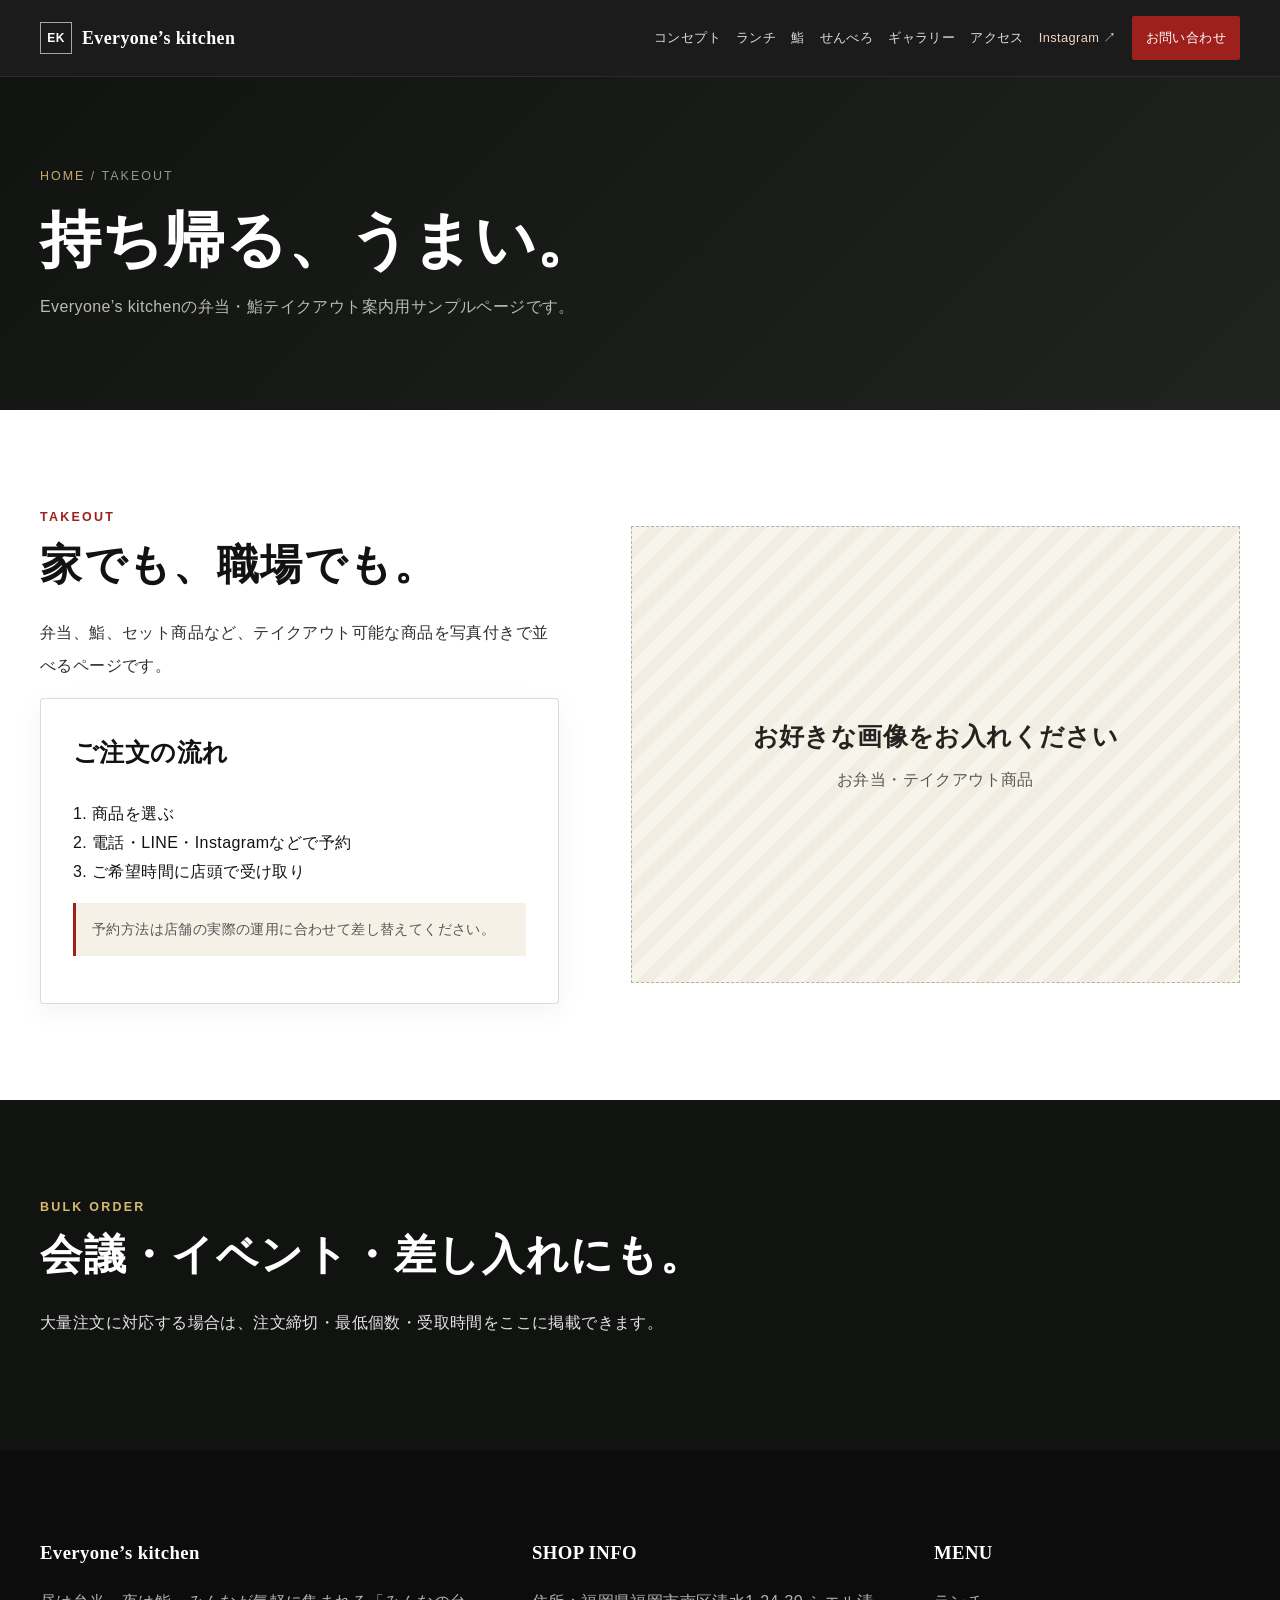
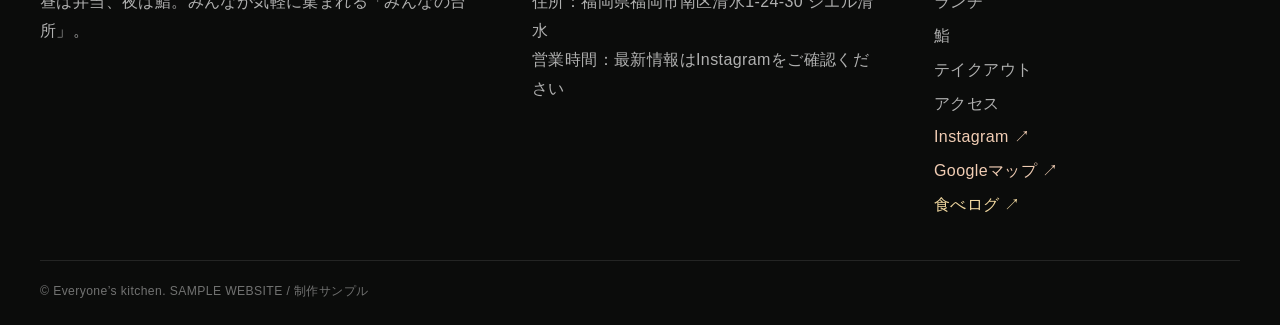
<file: takeout.html>
<!doctype html><html lang="ja"><head><meta charset="utf-8"><meta name="viewport" content="width=device-width,initial-scale=1"><title>テイクアウト｜Everyone’s kitchen</title><meta name="description" content="Everyone’s kitchenの弁当・鮨テイクアウト案内用サンプルページです。"><meta property="og:title" content="テイクアウト｜Everyone’s kitchen"><meta property="og:type" content="website"><meta property="og:image" content="hero-sushi.jpg"><link rel="stylesheet" href="style.css?v=20260913c"></head><body><header class="header"><div class="wrap header-inner"><a class="brand" href="index.html"><span class="brand-mark">EK</span>Everyone’s kitchen</a><nav class="nav"><a href="concept.html">コンセプト</a><a href="lunch.html">ランチ</a><a href="sushi.html">鮨</a><a href="senbero.html">せんべろ</a><a href="gallery.html">ギャラリー</a><a href="access.html">アクセス</a><a class="nav-instagram" href="https://www.instagram.com/everyones_kitchen2025/" target="_blank" rel="noopener noreferrer">Instagram ↗</a><a class="cta-mini" href="contact.html">お問い合わせ</a></nav><button class="menu-btn" aria-label="メニュー">☰</button></div></header><main><section class="page-hero"><div class="wrap"><div class="breadcrumb"><a href="index.html">HOME</a> / TAKEOUT</div><h1>持ち帰る、うまい。</h1><p>Everyone’s kitchenの弁当・鮨テイクアウト案内用サンプルページです。</p></div></section>
<section class="section"><div class="wrap split"><div><div class="eyebrow">TAKEOUT</div><h2 class="title serif">家でも、職場でも。</h2><p class="lead">弁当、鮨、セット商品など、テイクアウト可能な商品を写真付きで並べるページです。</p><div class="card"><h3>ご注文の流れ</h3><p>1. 商品を選ぶ<br>2. 電話・LINE・Instagramなどで予約<br>3. ご希望時間に店頭で受け取り</p><p class="note">予約方法は店舗の実際の運用に合わせて差し替えてください。</p></div></div><div class="placeholder"><div><strong>お好きな画像をお入れください</strong>お弁当・テイクアウト商品</div></div></div></section>
<section class="section section-dark"><div class="wrap"><div class="eyebrow" style="color:#d9b96e">BULK ORDER</div><h2 class="title serif">会議・イベント・差し入れにも。</h2><p class="lead">大量注文に対応する場合は、注文締切・最低個数・受取時間をここに掲載できます。</p></div></section></main><footer class="footer"><div class="wrap"><div class="footer-grid"><div><h3>Everyone’s kitchen</h3><p>昼は弁当、夜は鮨。みんなが気軽に集まれる「みんなの台所」。</p></div><div><h3>SHOP INFO</h3><p>住所：福岡県福岡市南区清水1-24-30 シエル清水<br>営業時間：最新情報はInstagramをご確認ください</p></div><div><h3>MENU</h3><div class="footer-links"><a href="lunch.html">ランチ</a><a href="sushi.html">鮨</a><a href="takeout.html">テイクアウト</a><a href="access.html">アクセス</a><a href="https://www.instagram.com/everyones_kitchen2025/" target="_blank" rel="noopener noreferrer">Instagram ↗</a><a href="https://maps.app.goo.gl/RS5gmxk5uYyyCFpC8?g_st=ic" target="_blank" rel="noopener noreferrer">Googleマップ ↗</a><a href="https://tabelog.com/fukuoka/A4001/A400202/40071473/" target="_blank" rel="noopener noreferrer">食べログ ↗</a></div></div></div><div class="copyright">© Everyone’s kitchen. SAMPLE WEBSITE / 制作サンプル</div></div></footer><script src="main.js?v=20260913c"></script></body></html>
</file>
<file: style.css>
:root{
  --ink:#111311;--ink2:#1a1c1a;--paper:#f4efe4;--paper2:#fffaf0;
  --green:#1f4d3b;--green2:#16392c;--red:#9d201c;--gold:#c8a76a;
  --line:rgba(17,19,17,.15);--muted:#6f6d66;--white:#fff;
  --shadow:0 18px 50px rgba(0,0,0,.15);
}
*{box-sizing:border-box}html{scroll-behavior:smooth}body{margin:0;color:var(--ink);background:#fff;font-family:-apple-system,BlinkMacSystemFont,"Hiragino Kaku Gothic ProN","Yu Gothic",Meiryo,sans-serif;line-height:1.8;letter-spacing:.025em}img{max-width:100%;display:block}a{color:inherit;text-decoration:none}.wrap{width:min(1180px,calc(100% - 44px));margin:auto}.serif,.title,h1{font-family:"Yu Mincho","Hiragino Mincho ProN","Noto Serif JP",serif}.header{position:sticky;top:0;z-index:100;background:rgba(14,15,14,.95);backdrop-filter:blur(12px);border-bottom:1px solid rgba(255,255,255,.08)}.header-inner{min-height:72px;display:flex;align-items:center;gap:28px}.brand{display:flex;align-items:center;gap:10px;color:#fff;font-family:Georgia,"Times New Roman",serif;font-weight:700;font-size:1.25rem;white-space:nowrap}.brand-mark{display:inline-grid;place-items:center;width:34px;height:34px;border:1px solid rgba(255,255,255,.6);font:700 12px/1 sans-serif;letter-spacing:.04em}.nav{margin-left:auto;display:flex;align-items:center;gap:22px;color:rgba(255,255,255,.86);font-size:.88rem}.nav a{position:relative}.nav a:not(.cta-mini):after{content:"";position:absolute;left:0;bottom:-7px;width:0;height:1px;background:var(--gold);transition:.25s}.nav a:hover:after{width:100%}.cta-mini{background:var(--red);color:#fff;padding:11px 16px;border-radius:2px}.menu-btn{display:none;margin-left:auto;border:1px solid rgba(255,255,255,.25);background:transparent;color:#fff;font-size:1.35rem;width:44px;height:44px;border-radius:2px}
.hero{background:#0d0f0e;color:#fff;overflow:hidden}.hero-grid{min-height:650px;display:grid;grid-template-columns:.78fr 1.22fr;max-width:1440px;margin:auto}.hero-copy{padding:110px 5vw 80px max(28px,calc((100vw - 1180px)/2));display:flex;flex-direction:column;justify-content:center;position:relative}.hero-kicker,.eyebrow{font-size:.78rem;font-weight:800;letter-spacing:.18em;text-transform:uppercase}.hero-kicker{color:var(--gold);margin-bottom:18px}.hero h1{font-size:clamp(3.3rem,6vw,6.5rem);line-height:1.12;margin:0 0 26px;font-weight:700;letter-spacing:.03em}.hero p{font-size:1.05rem;max-width:620px;color:rgba(255,255,255,.8)}.hero-actions{display:flex;gap:12px;flex-wrap:wrap;margin-top:24px}.btn{display:inline-flex;align-items:center;justify-content:center;min-height:50px;padding:0 22px;background:var(--red);color:#fff;font-weight:700;border:1px solid var(--red);border-radius:2px;transition:.25s}.btn:hover{transform:translateY(-1px);filter:brightness(1.06)}.btn-outline{background:transparent;border-color:rgba(255,255,255,.45)}.hero-image{position:relative;min-height:650px}.hero-image img{width:100%;height:100%;object-fit:cover}.hero-image:after{content:"";position:absolute;inset:0;background:linear-gradient(90deg,rgba(13,15,14,.42),transparent 33%,rgba(0,0,0,.05))}.hero-badge{position:absolute;z-index:2;right:24px;bottom:22px;background:rgba(11,12,11,.75);backdrop-filter:blur(10px);border:1px solid rgba(255,255,255,.18);padding:13px 16px;font-weight:700}.hero-badge small{font-weight:400;color:rgba(255,255,255,.7)}
.section{padding:92px 0}.section-paper{background:radial-gradient(circle at 15% 10%,rgba(180,138,71,.10),transparent 24%),linear-gradient(0deg,rgba(255,255,255,.75),rgba(255,255,255,.75)),var(--paper)}.section-dark{background:var(--ink);color:#fff}.section-green{background:var(--green);color:#fff}.eyebrow{color:var(--red);margin-bottom:12px}.title{font-size:clamp(2.25rem,4vw,4rem);line-height:1.24;margin:0 0 26px;letter-spacing:.04em}.lead{font-size:1.08rem;max-width:720px;color:inherit;opacity:.88}.split,.menu-feature,.offer{display:grid;grid-template-columns:1fr 1fr;gap:64px;align-items:center}.photo-card,.menu-poster,.offer-image{box-shadow:var(--shadow);overflow:hidden;background:#ddd}.photo-card img,.offer-image img{width:100%;height:520px;object-fit:cover}.menu-poster img{width:100%;max-height:700px;object-fit:contain;background:#eee}.stat-row{display:flex;gap:10px;flex-wrap:wrap;margin-top:28px}.stat{border:1px solid var(--line);padding:13px 16px;background:rgba(255,255,255,.55)}.stat strong{margin-right:6px}.dual{display:grid;grid-template-columns:1fr 1fr;gap:18px;margin-top:32px}.dual-card{position:relative;min-height:400px;overflow:hidden;background:#222}.dual-card img{width:100%;height:100%;object-fit:cover;position:absolute;inset:0;transition:.4s}.dual-card:after{content:"";position:absolute;inset:0;background:linear-gradient(180deg,transparent 35%,rgba(0,0,0,.85))}.dual-card:hover img{transform:scale(1.025)}.dual-card-content{position:absolute;z-index:2;left:28px;bottom:24px}.dual-card h3{font-family:"Yu Mincho",serif;font-size:3rem;margin:0}.dual-card p{margin:0;color:rgba(255,255,255,.83)}.chips{display:flex;gap:9px;flex-wrap:wrap;margin:24px 0}.chip{border:1px solid currentColor;border-radius:99px;padding:7px 12px;font-size:.82rem;opacity:.8}.offer-panel{padding:24px 0}.offer-price{font-family:Georgia,serif;font-weight:700;font-size:clamp(3.5rem,6vw,6rem);line-height:1;margin:24px 0}.offer-price small{font:600 1rem/1 sans-serif}.note{font-size:.9rem;color:#555;background:#f6f1e7;border-left:3px solid var(--red);padding:14px 16px}.section-dark .note,.section-green .note{color:rgba(255,255,255,.82);background:rgba(255,255,255,.07);border-left-color:var(--gold)}.gallery{display:grid;grid-template-columns:repeat(3,1fr);gap:10px}.gallery figure{margin:0;min-height:290px;overflow:hidden;background:#ddd}.gallery figure img{width:100%;height:100%;object-fit:cover}.placeholder{min-height:300px;border:1px dashed rgba(17,19,17,.28);background:repeating-linear-gradient(135deg,#f7f4ec,#f7f4ec 12px,#f2ede3 12px,#f2ede3 24px);display:grid;place-items:center;text-align:center;padding:28px;color:#59574f}.placeholder strong{display:block;font-family:"Yu Mincho",serif;font-size:1.55rem;margin-bottom:6px;color:#23241f}.cta-band{background:var(--red);color:#fff;padding:58px 0}.cta-inner{display:flex;align-items:center;justify-content:space-between;gap:30px}.cta-inner h2{font-family:"Yu Mincho",serif;font-size:2.4rem;margin:0}.cta-inner p{margin:8px 0 0;color:rgba(255,255,255,.82)}.btn-light{background:#fff;color:var(--ink);border-color:#fff}.page-hero{padding:105px 0 80px;background:linear-gradient(135deg,#111311,#20231f);color:#fff}.breadcrumb{font-size:.78rem;letter-spacing:.16em;color:rgba(255,255,255,.55);margin-bottom:20px}.breadcrumb a{color:var(--gold)}.page-hero h1{font-size:clamp(3rem,7vw,6rem);line-height:1.1;margin:0 0 18px}.page-hero p{max-width:760px;color:rgba(255,255,255,.7)}.content-grid,.poster-grid{display:grid;grid-template-columns:1fr 1fr;gap:24px}.card{border:1px solid var(--line);background:#fff;padding:28px;box-shadow:0 8px 28px rgba(0,0,0,.05)}.card h3{font-family:"Yu Mincho",serif;font-size:1.55rem;margin-top:0}.map-placeholder{min-height:420px;border:1px dashed rgba(0,0,0,.25);display:grid;place-items:center;text-align:center;background:linear-gradient(45deg,#ece9df 25%,transparent 25%),linear-gradient(-45deg,#ece9df 25%,transparent 25%),linear-gradient(45deg,transparent 75%,#ece9df 75%),linear-gradient(-45deg,transparent 75%,#ece9df 75%);background-size:36px 36px;background-position:0 0,0 18px,18px -18px,-18px 0}.contact-form{display:grid;gap:18px}.contact-form label{font-weight:700;font-size:.9rem}.contact-form input,.contact-form select,.contact-form textarea{width:100%;margin-top:7px;border:1px solid #cfc9bb;background:#fff;padding:13px 14px;font:inherit;border-radius:0}.contact-form textarea{min-height:150px;resize:vertical}
.footer{background:#0b0c0b;color:rgba(255,255,255,.68);padding:60px 0 22px}.footer-grid{display:grid;grid-template-columns:1.3fr 1fr 1fr;gap:44px}.footer h3{color:#fff;font-family:Georgia,"Times New Roman",serif}.footer-links{display:grid;gap:5px}.copyright{border-top:1px solid rgba(255,255,255,.1);margin-top:40px;padding-top:20px;font-size:.76rem;color:rgba(255,255,255,.42)}
@media(max-width:900px){.wrap{width:min(100% - 28px,1180px)}.header-inner{min-height:62px}.brand{font-size:1.02rem}.brand-mark{width:30px;height:30px}.menu-btn{display:block}.nav{position:absolute;display:none;left:0;right:0;top:62px;background:#111311;padding:20px 22px 28px;flex-direction:column;align-items:stretch;gap:0;border-top:1px solid rgba(255,255,255,.08);box-shadow:0 16px 30px rgba(0,0,0,.25)}.nav.open{display:flex}.nav a{padding:13px 4px;border-bottom:1px solid rgba(255,255,255,.08)}.cta-mini{margin-top:12px;text-align:center}.hero-grid{grid-template-columns:1fr;min-height:0}.hero-copy{padding:60px 22px 42px}.hero h1{font-size:3.7rem}.hero-image{min-height:430px;order:-1}.hero-image:after{background:linear-gradient(180deg,transparent 35%,rgba(13,15,14,.62))}.hero-badge{left:16px;right:auto}.section{padding:68px 0}.split,.menu-feature,.offer{grid-template-columns:1fr;gap:34px}.photo-card img,.offer-image img{height:420px}.dual{grid-template-columns:1fr}.dual-card{min-height:340px}.gallery{grid-template-columns:1fr 1fr}.content-grid,.poster-grid{grid-template-columns:1fr}.cta-inner{align-items:flex-start;flex-direction:column}.footer-grid{grid-template-columns:1fr}.page-hero{padding:76px 0 58px}.page-hero h1{font-size:3.4rem}}
@media(max-width:560px){body{line-height:1.72}.hero-copy{padding:48px 16px 36px}.hero h1{font-size:3.2rem}.hero p{font-size:.98rem}.hero-image{min-height:320px}.section{padding:56px 0}.title{font-size:2.35rem}.gallery{grid-template-columns:1fr}.gallery figure{min-height:240px}.dual-card{min-height:300px}.photo-card img,.offer-image img{height:330px}.offer-price{font-size:3.8rem}.cta-inner h2{font-size:2rem}.page-hero h1{font-size:3rem}.placeholder{min-height:230px}.card{padding:22px}.hero-actions .btn{width:100%}}

/* 店主更新エリア */
.today-notice{background:#f6e7c6;color:#2b2114;border-bottom:1px solid rgba(77,49,17,.16);padding:12px 0;font-weight:700}.today-notice .wrap{display:flex;align-items:center;gap:12px}.today-notice-label{display:inline-flex;background:var(--red);color:#fff;padding:3px 9px;font-size:.74rem;letter-spacing:.08em;white-space:nowrap}.section-today{background:#fffaf0}.today-heading{display:flex;justify-content:space-between;align-items:end;gap:24px;margin-bottom:34px}.today-updated{font-size:.78rem;color:#827b6d;white-space:nowrap}.today-layout{display:grid;grid-template-columns:minmax(280px,.85fr) 1.7fr;gap:22px;align-items:start}.daily-card,.special-card{background:#fff;border:1px solid rgba(17,19,17,.12);box-shadow:0 10px 30px rgba(0,0,0,.06);overflow:hidden;position:relative}.daily-image,.special-image{aspect-ratio:4/3;background:#ece6da;overflow:hidden}.daily-image img,.special-image img{width:100%;height:100%;object-fit:cover}.daily-body,.special-body{padding:22px}.today-tag{display:inline-flex;border:1px solid var(--red);color:var(--red);padding:3px 9px;font-weight:800;font-size:.72rem;letter-spacing:.1em;margin-bottom:12px}.soldout-tag{display:inline-flex;background:#191919;color:#fff;padding:4px 9px;font-weight:800;font-size:.72rem;margin-left:6px}.daily-body h3,.special-body h3{font-family:"Yu Mincho","Hiragino Mincho ProN",serif;font-size:1.55rem;line-height:1.4;margin:4px 0 6px}.today-price{font-family:Georgia,"Times New Roman",serif;font-weight:700;font-size:1.35rem;color:var(--red)}.daily-body p,.special-body p{margin:9px 0 0;color:#676158;font-size:.92rem}.special-grid{display:grid;grid-template-columns:repeat(2,minmax(0,1fr));gap:14px}.special-card.soldout .special-image img,.daily-card.soldout .daily-image img{filter:grayscale(.45);opacity:.65}.special-card.soldout:after,.daily-card.soldout:after{content:"SOLD OUT";position:absolute;right:12px;top:12px;background:#111;color:#fff;padding:5px 10px;font-size:.72rem;font-weight:900;letter-spacing:.1em}

/* 管理画面 */
.admin-page{background:#f3efe7;min-height:100vh}.admin-shell{width:min(860px,calc(100% - 28px));margin:0 auto;padding:28px 0 70px}.admin-top{display:flex;align-items:center;justify-content:space-between;gap:18px;margin-bottom:20px}.admin-top h1{font-family:Georgia,"Times New Roman",serif;font-size:1.55rem;margin:0}.admin-back{font-size:.85rem;text-decoration:underline}.admin-panel{background:#fff;border:1px solid #ddd5c7;padding:22px;margin-bottom:16px;box-shadow:0 8px 26px rgba(0,0,0,.045)}.admin-panel h2{font-family:"Yu Mincho",serif;margin:0 0 16px;font-size:1.5rem}.admin-help{color:#756e63;font-size:.86rem;margin:-7px 0 18px}.admin-row{display:grid;grid-template-columns:1fr 1fr;gap:14px}.admin-field{display:block;margin-bottom:14px}.admin-field>span{display:block;font-size:.82rem;font-weight:800;margin-bottom:6px}.admin-field input[type="text"],.admin-field input[type="password"],.admin-field textarea{width:100%;border:1px solid #cfc8bc;background:#fff;padding:12px 13px;font:inherit;border-radius:0}.admin-field textarea{min-height:86px;resize:vertical}.admin-switch{display:flex;align-items:center;gap:8px;font-weight:800;font-size:.9rem;margin:8px 0 15px}.admin-switch input{width:20px;height:20px}.admin-item{border:1px solid #ddd5c7;background:#faf8f3;padding:16px;margin-top:12px}.admin-item-title{display:flex;align-items:center;justify-content:space-between;gap:10px;margin-bottom:10px}.admin-item-title strong{font-family:"Yu Mincho",serif}.admin-actions{position:sticky;bottom:0;background:rgba(243,239,231,.94);backdrop-filter:blur(8px);padding:12px 0 4px;display:flex;gap:10px;z-index:10}.admin-actions .btn{flex:1}.admin-status{min-height:24px;margin-top:10px;font-size:.88rem;font-weight:700}.admin-status.ok{color:#17663e}.admin-status.err{color:#a2211c}.admin-preview{width:100%;max-width:230px;aspect-ratio:4/3;object-fit:cover;background:#e8e3d8;margin:8px 0;border:1px solid #ddd5c7}.admin-image-actions{display:flex;gap:8px;flex-wrap:wrap}.admin-small-btn{border:1px solid #bcb4a7;background:#fff;padding:8px 11px;font-weight:700;font-size:.8rem}.admin-danger{color:#a2211c;border-color:#d7aaa7}.admin-login-line{display:grid;grid-template-columns:1fr auto;gap:10px;align-items:end}.admin-login-line .btn{min-height:47px}.admin-note{background:#fff4db;border-left:3px solid #c8a76a;padding:11px 13px;font-size:.84rem;color:#63543b}.admin-separator{height:1px;background:#e6dfd3;margin:18px 0}

@media(max-width:900px){.today-layout{grid-template-columns:1fr}.special-grid{grid-template-columns:1fr 1fr}}
@media(max-width:560px){.today-heading{display:block}.today-updated{margin-top:10px}.special-grid{grid-template-columns:1fr}.today-notice .wrap{align-items:flex-start}.admin-row,.admin-login-line{grid-template-columns:1fr}.admin-panel{padding:17px}.admin-shell{padding-top:18px}.admin-actions{padding-bottom:8px}}

.today-empty{grid-column:1/-1;border:1px dashed rgba(17,19,17,.22);background:rgba(255,255,255,.72);padding:28px;text-align:center;color:#696158}.today-empty strong{display:block;font-family:"Yu Mincho","Hiragino Mincho ProN",serif;color:#191919;font-size:1.35rem;margin-bottom:8px}.today-empty p{margin:0}.today-empty[hidden]{display:none!important}


/* Instagram / Google Maps */
.nav-instagram{color:#f2d6c4!important}.access-social-section{background:#f7f2e7}.access-social-grid{display:grid;grid-template-columns:1.35fr .65fr;gap:24px;align-items:stretch}.map-card,.social-card{background:#fff;border:1px solid var(--line);box-shadow:0 12px 34px rgba(0,0,0,.07);overflow:hidden}.map-embed{display:block;width:100%;height:390px;border:0}.map-card-wide .map-embed{height:520px}.map-card-body{padding:22px}.map-card-body strong{font-family:"Yu Mincho","Hiragino Mincho ProN",serif;font-size:1.35rem}.map-card-body p{margin:7px 0 18px;color:#6d675e}.social-card{padding:38px;display:flex;flex-direction:column;justify-content:center;background:linear-gradient(145deg,#fffaf0,#f1e4d8)}.social-icon{width:58px;height:58px;border-radius:18px;display:grid;place-items:center;background:linear-gradient(135deg,#5b51d8,#c13584,#f77737);color:#fff;font-size:2rem;font-weight:800;margin-bottom:22px}.social-card h3{font-size:1.7rem;margin:0 0 12px;word-break:break-all}.social-card p{color:#625c54}.instagram-btn{background:#8f285a;border-color:#8f285a}.text-link{color:var(--red);font-weight:800;text-decoration:underline;text-underline-offset:4px}.map-actions{display:flex;gap:10px;flex-wrap:wrap}.footer-links a[target="_blank"]{color:#f1cdb4}
@media(max-width:900px){.access-social-grid{grid-template-columns:1fr}.map-embed,.map-card-wide .map-embed{height:420px}.social-card{padding:28px}}
@media(max-width:560px){.map-embed,.map-card-wide .map-embed{height:330px}.map-actions .btn{width:100%}.social-card{padding:24px}}


/* External links / review services */
.official-links{display:grid;grid-template-columns:1fr;gap:14px}.external-card{display:block;background:#fff;border:1px solid var(--line);padding:26px;box-shadow:0 10px 28px rgba(0,0,0,.055);transition:transform .2s ease,box-shadow .2s ease}.external-card:hover{transform:translateY(-2px);box-shadow:0 16px 36px rgba(0,0,0,.09)}.external-badge{display:inline-flex;font-size:.72rem;letter-spacing:.12em;font-weight:900;margin-bottom:13px;padding:4px 9px;border:1px solid currentColor}.external-card strong{display:block;font-family:"Yu Mincho","Hiragino Mincho ProN",serif;font-size:1.35rem;line-height:1.45;margin-bottom:8px}.external-card p{color:#625c54;margin:0 0 16px}.external-cta{font-weight:900;text-decoration:underline;text-underline-offset:4px}.instagram-card{background:linear-gradient(145deg,#fffaf0,#f4e7de)}.instagram-card .external-badge,.instagram-card .external-cta{color:#8f285a}.tabelog-card{background:linear-gradient(145deg,#fffdf7,#f6efe1)}.tabelog-card .external-badge,.tabelog-card .external-cta{color:#8b5a20}.tabelog-btn{background:#8b5a20;border-color:#8b5a20}.btn-outline-dark{background:transparent!important;color:#181818!important;border-color:#444!important}.btn-outline-dark:hover{background:#181818!important;color:#fff!important}.footer-links a[href*="tabelog"],.footer-links a[href*="google.com/maps"]{color:#f0d79f}@media(max-width:900px){.official-links{grid-template-columns:1fr 1fr}}@media(max-width:560px){.official-links{grid-template-columns:1fr}}

/* Responsive hardening: desktop / tablet / smartphone */
html,body{max-width:100%;overflow-x:hidden}.header-inner{position:relative}.hero-grid>* , .split>* , .menu-feature>* , .offer>* , .content-grid>* , .poster-grid>* , .access-social-grid>* , .footer-grid>*{min-width:0}.map-embed,iframe{max-width:100%}.external-card strong,.external-card p,.footer,.card{overflow-wrap:anywhere}

/* Keep the full desktop navigation only while it comfortably fits. */
@media(max-width:1080px){
  .header-inner{min-height:62px}
  .brand{font-size:1.02rem}
  .brand-mark{width:30px;height:30px}
  .menu-btn{display:block}
  .nav{position:absolute;display:none;left:0;right:0;top:62px;margin-left:0;background:#111311;padding:18px 22px 26px;flex-direction:column;align-items:stretch;gap:0;border-top:1px solid rgba(255,255,255,.08);box-shadow:0 16px 30px rgba(0,0,0,.25);max-height:calc(100vh - 62px);overflow-y:auto}
  .nav.open{display:flex}
  .nav a{padding:12px 4px;border-bottom:1px solid rgba(255,255,255,.08)}
  .nav a:not(.cta-mini):after{display:none}
  .cta-mini{margin-top:12px;text-align:center}
}

@media(min-width:1081px){
  .menu-btn{display:none!important}
  .nav{display:flex!important}
}

@media(max-width:760px){
  .wrap{width:min(100% - 28px,1180px)}
  .hero h1{font-size:clamp(2.7rem,13vw,3.5rem)}
  .page-hero h1{font-size:clamp(2.5rem,12vw,3.25rem)}
  .title{font-size:clamp(2rem,10vw,2.6rem)}
  .map-card-body{padding:18px}
  .external-card{padding:22px}
  .footer{padding-top:48px}
}

@media(max-width:420px){
  .brand{font-size:.94rem;gap:8px;max-width:calc(100% - 58px)}
  .brand-mark{flex:0 0 28px;width:28px;height:28px}
  .menu-btn{flex:0 0 42px;width:42px;height:42px}
  .hero-copy{padding-left:15px;padding-right:15px}
  .hero-image{min-height:290px}
  .section{padding:50px 0}
  .btn{padding-left:16px;padding-right:16px}
  .map-embed,.map-card-wide .map-embed{height:300px}
  .map-card-body .btn,.map-actions .btn{width:100%}
  .external-card{padding:20px}
  .external-card strong{font-size:1.2rem}
}


/* =========================================================
   Desktop polish v20260913d
   PCでは余白・横幅・画像比率・ナビを整え、
   スマホ/タブレットの既存レスポンシブは維持。
   ========================================================= */

@media (min-width: 1221px){
  .wrap{
    width:min(1240px, calc(100% - 80px));
  }

  .header-inner{
    min-height:76px;
    gap:22px;
  }

  .brand{
    font-size:1.12rem;
    flex:0 0 auto;
  }

  .brand-mark{
    width:32px;
    height:32px;
  }

  .nav{
    display:flex!important;
    gap:15px;
    font-size:.80rem;
    white-space:nowrap;
  }

  .nav a{
    flex:0 0 auto;
  }

  .cta-mini{
    padding:10px 14px;
  }

  .menu-btn{
    display:none!important;
  }

  .hero-grid{
    width:100%;
    max-width:1600px;
    min-height:620px;
    grid-template-columns:minmax(440px,.88fr) minmax(0,1.12fr);
  }

  .hero-copy{
    padding-top:86px;
    padding-bottom:76px;
    padding-left:max(40px,calc((100vw - 1240px)/2));
    padding-right:54px;
  }

  .hero h1{
    font-size:clamp(4rem,4.9vw,5.4rem);
    line-height:1.08;
    margin-bottom:22px;
  }

  .hero p{
    max-width:560px;
    font-size:1rem;
    line-height:1.9;
  }

  .hero-image{
    min-height:620px;
  }

  .hero-image img{
    object-position:center center;
  }

  .section{
    padding:96px 0;
  }

  .title{
    font-size:clamp(2.6rem,3.3vw,3.75rem);
    line-height:1.18;
  }

  .lead{
    font-size:1.02rem;
    line-height:2;
  }

  .split,
  .menu-feature,
  .offer{
    grid-template-columns:minmax(0,.92fr) minmax(0,1.08fr);
    gap:72px;
  }

  .section-dark .menu-feature:nth-child(1){
    grid-template-columns:minmax(0,1.08fr) minmax(0,.92fr);
  }

  .photo-card,
  .menu-poster,
  .offer-image,
  .daily-card,
  .special-card,
  .map-card,
  .external-card,
  .card{
    border-radius:4px;
  }

  .photo-card img,
  .offer-image img{
    height:auto;
    aspect-ratio:4/3;
    object-fit:cover;
  }

  .menu-poster{
    min-height:520px;
    display:flex;
    align-items:center;
    justify-content:center;
    padding:24px;
    background:#eee9df;
  }

  .menu-poster img{
    width:auto;
    max-width:100%;
    max-height:620px;
    object-fit:contain;
  }

  .dual{
    gap:20px;
  }

  .dual-card{
    min-height:430px;
  }

  .dual-card h3{
    font-size:2.7rem;
  }

  .gallery{
    grid-template-columns:repeat(3,minmax(0,1fr));
    gap:14px;
  }

  .gallery figure,
  .placeholder{
    min-height:0;
    aspect-ratio:4/3;
  }

  .gallery figure img{
    width:100%;
    height:100%;
    object-fit:cover;
  }

  .page-hero{
    padding:88px 0 72px;
  }

  .page-hero h1{
    max-width:900px;
    font-size:clamp(3.7rem,4.8vw,5.25rem);
  }

  .content-grid,
  .poster-grid{
    grid-template-columns:repeat(2,minmax(0,1fr));
    gap:30px;
  }

  .card{
    padding:32px;
  }

  .today-heading{
    align-items:flex-end;
    margin-bottom:30px;
  }

  .today-layout{
    grid-template-columns:minmax(300px,.8fr) minmax(0,1.7fr);
    gap:26px;
  }

  .special-grid{
    grid-template-columns:repeat(2,minmax(0,1fr));
    gap:18px;
  }

  .access-social-grid{
    grid-template-columns:minmax(0,1.45fr) minmax(320px,.55fr);
    gap:30px;
  }

  .map-embed{
    height:460px;
  }

  .map-card-wide .map-embed{
    height:560px;
  }

  .map-card-body{
    padding:24px 26px 28px;
  }

  .official-links{
    gap:18px;
  }

  .external-card{
    padding:30px;
  }

  .footer{
    padding-top:66px;
  }

  .footer-grid{
    grid-template-columns:1.2fr .95fr .85fr;
    gap:60px;
  }

  .cta-inner{
    min-height:104px;
  }
}

/* 11〜12インチ級・小さめPCではナビを無理に詰めずメニュー化 */
@media (max-width:1220px){
  .header-inner{
    min-height:64px;
  }

  .menu-btn{
    display:block!important;
  }

  .nav{
    position:absolute;
    display:none!important;
    left:0;
    right:0;
    top:64px;
    margin-left:0;
    background:#111311;
    padding:18px 22px 26px;
    flex-direction:column;
    align-items:stretch;
    gap:0;
    border-top:1px solid rgba(255,255,255,.08);
    box-shadow:0 16px 30px rgba(0,0,0,.25);
    max-height:calc(100vh - 64px);
    overflow-y:auto;
  }

  .nav.open{
    display:flex!important;
  }

  .nav a{
    padding:12px 4px;
    border-bottom:1px solid rgba(255,255,255,.08);
  }

  .nav a:not(.cta-mini):after{
    display:none;
  }

  .cta-mini{
    margin-top:12px;
    text-align:center;
  }
}

/* 一般的なPC幅でも本文が横に伸びすぎない */
@media (min-width: 901px) and (max-width: 1220px){
  .wrap{
    width:min(1040px, calc(100% - 56px));
  }

  .hero-grid{
    grid-template-columns:minmax(380px,.9fr) minmax(0,1.1fr);
    min-height:560px;
  }

  .hero-copy{
    padding:72px 42px;
  }

  .hero h1{
    font-size:clamp(3.5rem,5.5vw,4.6rem);
  }

  .hero-image{
    min-height:560px;
    order:initial;
  }

  .split,
  .menu-feature,
  .offer{
    grid-template-columns:minmax(0,1fr) minmax(0,1fr);
    gap:44px;
  }

  .gallery{
    grid-template-columns:repeat(3,minmax(0,1fr));
  }

  .footer-grid{
    grid-template-columns:1.15fr 1fr .85fr;
    gap:34px;
  }
}

/* PCで長い英字やURLがレイアウトを押し広げない */
@media (min-width:901px){
  .brand,
  .nav,
  .hero-copy,
  .map-card-body,
  .external-card,
  .footer-grid > *{
    min-width:0;
  }

  .external-card strong,
  .external-card p,
  .map-card-body p{
    overflow-wrap:anywhere;
  }
}
</file>
